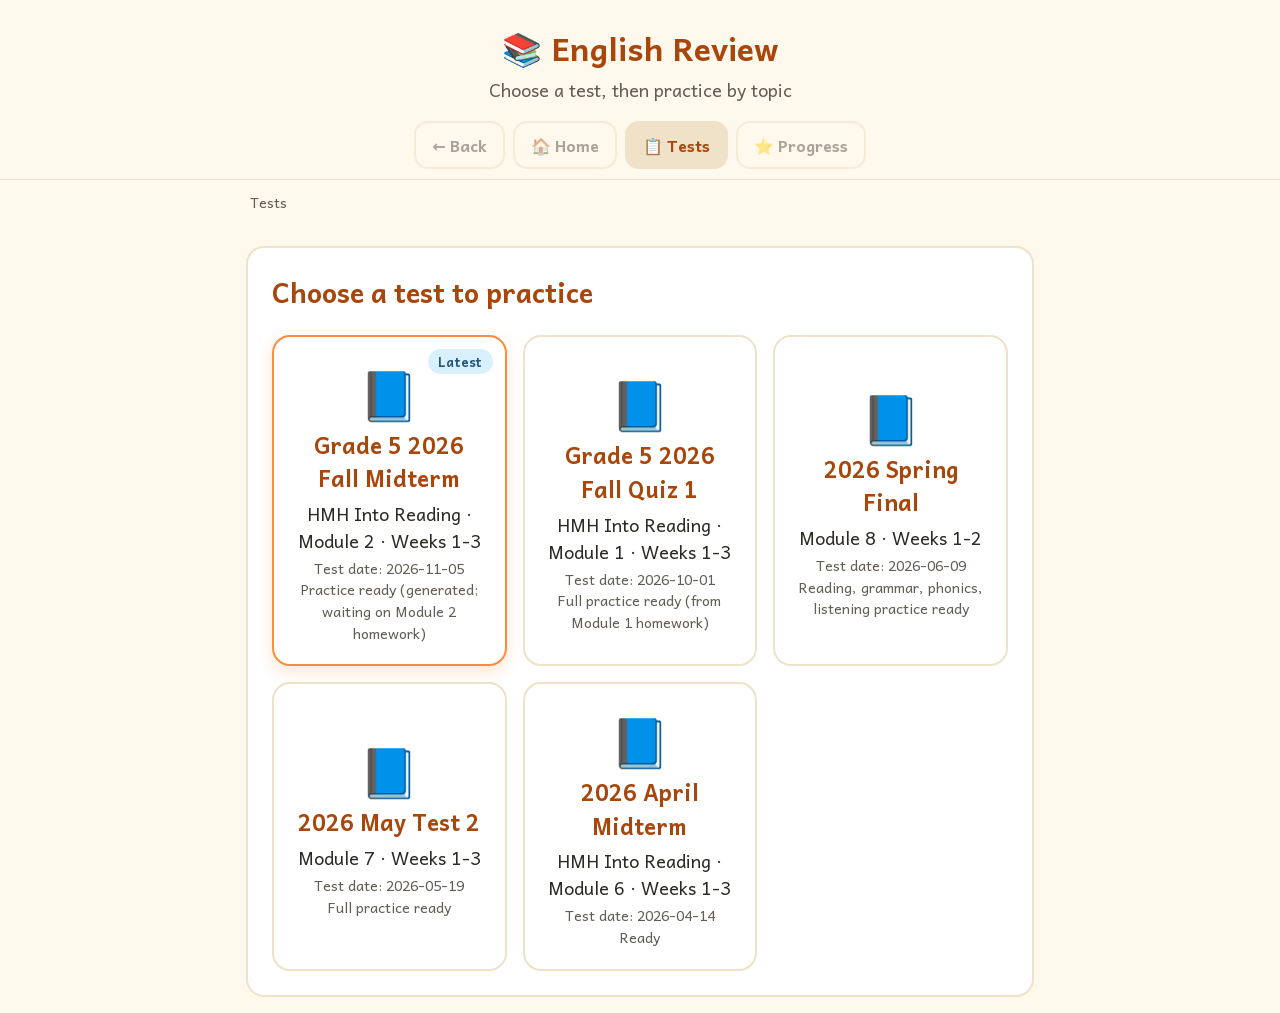
<file: index.html>
<!DOCTYPE html>
<html lang="en">
<head>
  <meta charset="UTF-8" />
  <meta name="viewport" content="width=device-width, initial-scale=1.0" />
  <title>English Review</title>
  <link rel="icon" href="data:," />
  <link rel="stylesheet" href="styles.css?v=20261108-seed-q6" />
</head>
<body>
  <header>
    <h1 id="site-title">📚 English Review</h1>
    <p class="subtitle" id="exam-bar">Loading tests…</p>
  </header>

  <nav id="navigation" class="site-nav" aria-label="Main navigation">
    <button id="back-btn" class="ghost" disabled>← Back</button>
    <button id="home-btn" class="ghost" disabled>🏠 Home</button>
    <button id="tests-btn" class="ghost">📋 Tests</button>
    <button id="progress-btn" class="ghost" disabled>⭐ Progress</button>
  </nav>
  <p id="screen-path" class="screen-path" aria-label="Current location"></p>
  <main id="app" tabindex="-1"></main>

  <!-- Deployment replaces this version with the Git commit for JS, CSS and JSON. -->
  <script>window.APP_VERSION = "20261108-seed-q6";</script>
  <script src="app.js?v=20261108-seed-q6"></script>
</body>
</html>
</file>
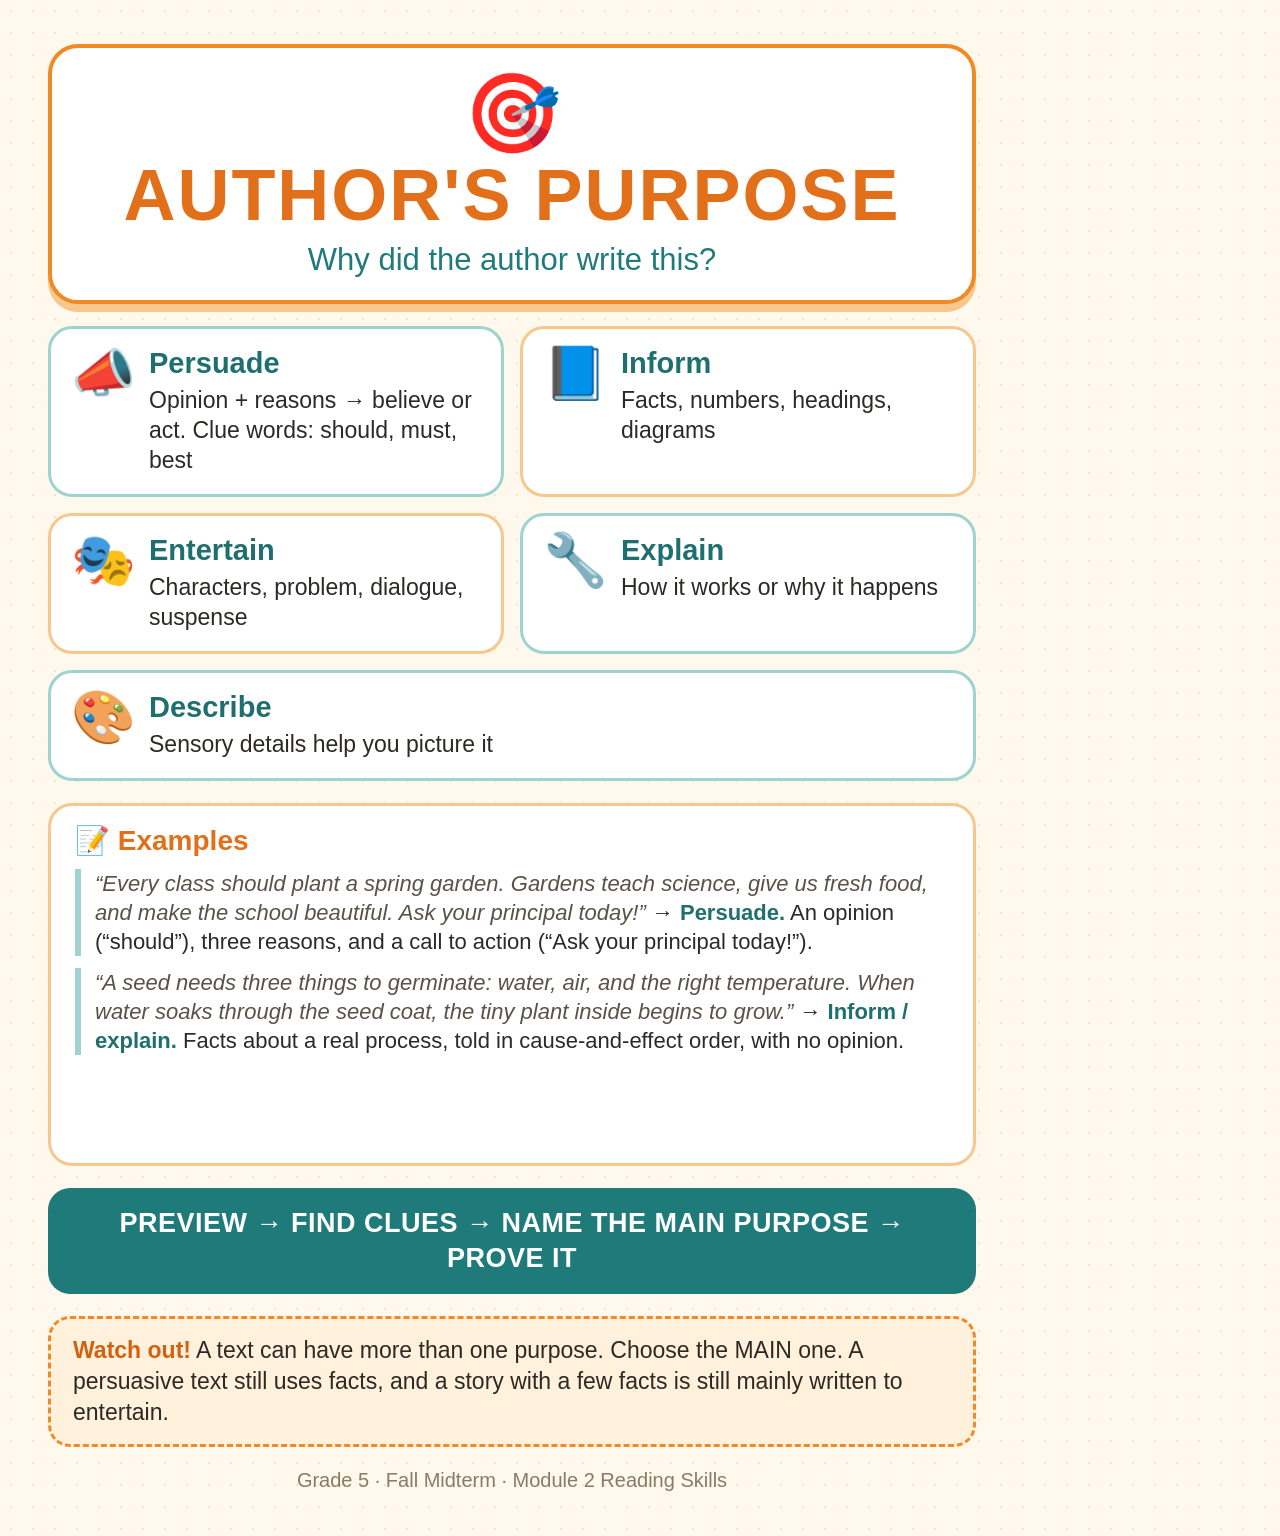
<file: content/2026-11-midterm/anchor-chart-posters/authors_purpose.html>
<!doctype html><html><head><meta charset="utf-8"><style>
*{box-sizing:border-box;margin:0;padding:0}
html,body{width:1024px;height:1536px;overflow:hidden}
body{background:#fff8ec;font-family:"Chalkboard SE","Comic Sans MS","Avenir Next",sans-serif;color:#2d2a26;padding:44px 48px;display:flex;flex-direction:column;gap:22px;
 background-image:radial-gradient(#f3e3c8 1.2px,transparent 1.2px);background-size:22px 22px}
.head{text-align:center;padding:26px 20px 22px;background:#fff;border:4px solid #f08a24;border-radius:30px;box-shadow:0 8px 0 #f6c88e}
.head .ic{font-size:78px;line-height:1}
.head h1{font-size:72px;color:#e2701a;letter-spacing:2px;margin-top:6px;text-transform:uppercase;line-height:1.05}
.head p{font-size:31px;color:#1f7a7a;margin-top:8px}
.grid{display:grid;grid-template-columns:1fr 1fr;gap:16px}
.card:last-child:nth-child(odd){grid-column:1 / -1}
.exs{flex:1;background:#fff;border:3px solid #f6c88e;border-radius:24px;padding:18px 24px;display:flex;flex-direction:column;gap:12px;overflow:hidden}
.exs h3{font-size:28px;color:#e2701a}
.exs .x{font-size:22px;line-height:1.32;border-left:6px solid #9fd3cf;padding-left:14px}
.exs .x i{color:#5a5248}
.exs .x b{color:#1f6f6f}
.card{background:#fff;border:3px solid #9fd3cf;border-radius:24px;padding:18px 20px;display:flex;gap:14px;align-items:flex-start}
.card:nth-child(4n+2),.card:nth-child(4n+3){border-color:#f6c88e}
.card .em{font-size:52px;line-height:1;flex:none;width:64px;text-align:center}
.card h2{font-size:29px;color:#1f6f6f;line-height:1.15;margin-bottom:6px}
.card p{font-size:23px;line-height:1.3}
.flow{background:#1f7a7a;color:#fff;border-radius:22px;padding:18px 22px;text-align:center;font-size:27px;font-weight:bold;letter-spacing:.5px;line-height:1.3}
.tip{background:#fff1dc;border:3px dashed #f08a24;border-radius:22px;padding:16px 22px;font-size:23px;line-height:1.35}
.tip b{color:#d4600f}
.foot{text-align:center;font-size:20px;color:#8a7a66}
</style></head><body>
<div class="head"><div class="ic">🎯</div><h1>Author&#x27;s Purpose</h1><p>Why did the author write this?</p></div>
<div class="grid"><div class="card"><div class="em">📣</div><div><h2>Persuade</h2><p>Opinion + reasons → believe or act. Clue words: should, must, best</p></div></div><div class="card"><div class="em">📘</div><div><h2>Inform</h2><p>Facts, numbers, headings, diagrams</p></div></div><div class="card"><div class="em">🎭</div><div><h2>Entertain</h2><p>Characters, problem, dialogue, suspense</p></div></div><div class="card"><div class="em">🔧</div><div><h2>Explain</h2><p>How it works or why it happens</p></div></div><div class="card"><div class="em">🎨</div><div><h2>Describe</h2><p>Sensory details help you picture it</p></div></div></div>
<div class="exs"><h3>📝 Examples</h3><div class="x"><i>“Every class should plant a spring garden. Gardens teach science, give us fresh food, and make the school beautiful. Ask your principal today!”</i> → <b>Persuade.</b> An opinion (“should”), three reasons, and a call to action (“Ask your principal today!”).</div><div class="x"><i>“A seed needs three things to germinate: water, air, and the right temperature. When water soaks through the seed coat, the tiny plant inside begins to grow.”</i> → <b>Inform / explain.</b> Facts about a real process, told in cause-and-effect order, with no opinion.</div><div class="x"><i>“The airship dropped twenty feet in one second. Kate grabbed the rail and laughed. ‘Is that all you’ve got, storm?’”</i> → <b>Entertain.</b> A character, a dangerous problem, dialogue, and suspense.</div></div>
<div class="flow">PREVIEW → FIND CLUES → NAME THE MAIN PURPOSE → PROVE IT</div>
<div class="tip"><b>Watch out!</b> A text can have more than one purpose. Choose the MAIN one. A persuasive text still uses facts, and a story with a few facts is still mainly written to entertain.</div>
<div class="foot">Grade 5 · Fall Midterm · Module 2 Reading Skills</div>
<script>const b=document.querySelector(".exs");while(b.scrollHeight>b.clientHeight+1&&b.querySelectorAll(".x").length>1)b.querySelector(".x:last-child").remove();</script>
</body></html>
</file>
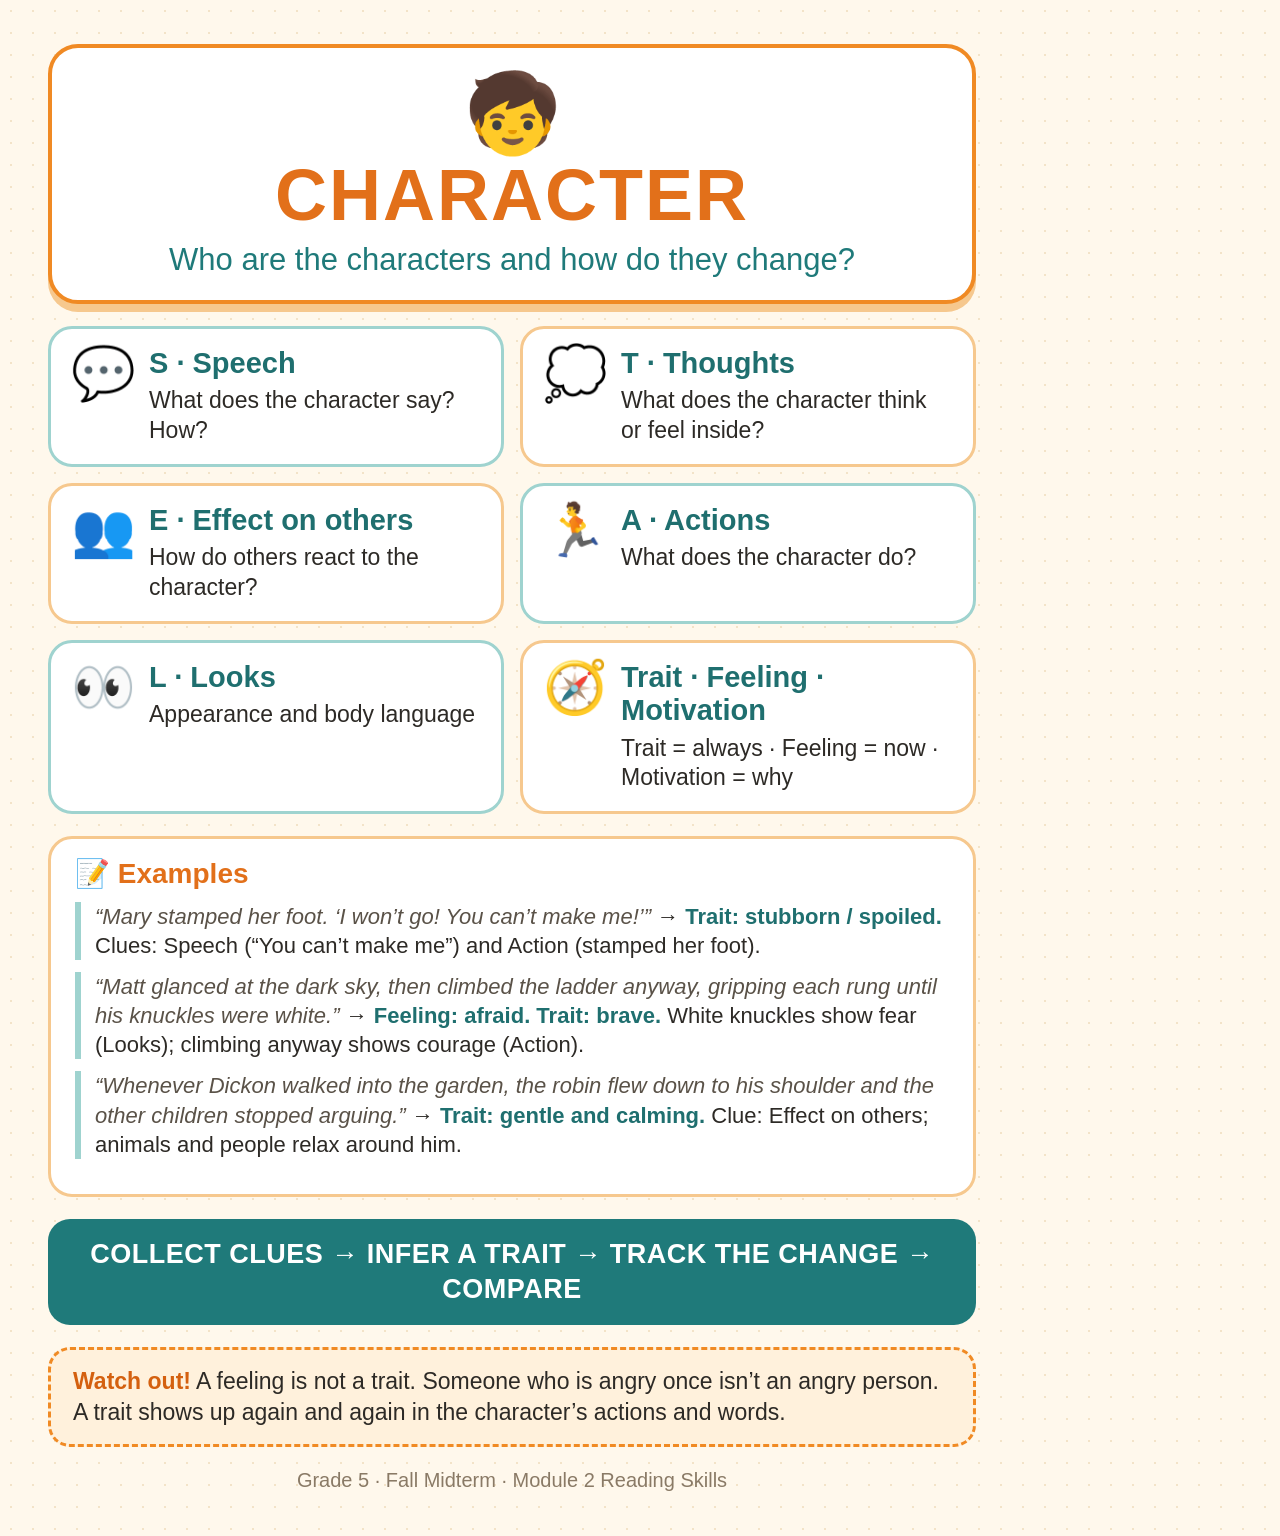
<file: content/2026-11-midterm/anchor-chart-posters/character.html>
<!doctype html><html><head><meta charset="utf-8"><style>
*{box-sizing:border-box;margin:0;padding:0}
html,body{width:1024px;height:1536px;overflow:hidden}
body{background:#fff8ec;font-family:"Chalkboard SE","Comic Sans MS","Avenir Next",sans-serif;color:#2d2a26;padding:44px 48px;display:flex;flex-direction:column;gap:22px;
 background-image:radial-gradient(#f3e3c8 1.2px,transparent 1.2px);background-size:22px 22px}
.head{text-align:center;padding:26px 20px 22px;background:#fff;border:4px solid #f08a24;border-radius:30px;box-shadow:0 8px 0 #f6c88e}
.head .ic{font-size:78px;line-height:1}
.head h1{font-size:72px;color:#e2701a;letter-spacing:2px;margin-top:6px;text-transform:uppercase;line-height:1.05}
.head p{font-size:31px;color:#1f7a7a;margin-top:8px}
.grid{display:grid;grid-template-columns:1fr 1fr;gap:16px}
.card:last-child:nth-child(odd){grid-column:1 / -1}
.exs{flex:1;background:#fff;border:3px solid #f6c88e;border-radius:24px;padding:18px 24px;display:flex;flex-direction:column;gap:12px;overflow:hidden}
.exs h3{font-size:28px;color:#e2701a}
.exs .x{font-size:22px;line-height:1.32;border-left:6px solid #9fd3cf;padding-left:14px}
.exs .x i{color:#5a5248}
.exs .x b{color:#1f6f6f}
.card{background:#fff;border:3px solid #9fd3cf;border-radius:24px;padding:18px 20px;display:flex;gap:14px;align-items:flex-start}
.card:nth-child(4n+2),.card:nth-child(4n+3){border-color:#f6c88e}
.card .em{font-size:52px;line-height:1;flex:none;width:64px;text-align:center}
.card h2{font-size:29px;color:#1f6f6f;line-height:1.15;margin-bottom:6px}
.card p{font-size:23px;line-height:1.3}
.flow{background:#1f7a7a;color:#fff;border-radius:22px;padding:18px 22px;text-align:center;font-size:27px;font-weight:bold;letter-spacing:.5px;line-height:1.3}
.tip{background:#fff1dc;border:3px dashed #f08a24;border-radius:22px;padding:16px 22px;font-size:23px;line-height:1.35}
.tip b{color:#d4600f}
.foot{text-align:center;font-size:20px;color:#8a7a66}
</style></head><body>
<div class="head"><div class="ic">🧒</div><h1>Character</h1><p>Who are the characters and how do they change?</p></div>
<div class="grid"><div class="card"><div class="em">💬</div><div><h2>S · Speech</h2><p>What does the character say? How?</p></div></div><div class="card"><div class="em">💭</div><div><h2>T · Thoughts</h2><p>What does the character think or feel inside?</p></div></div><div class="card"><div class="em">👥</div><div><h2>E · Effect on others</h2><p>How do others react to the character?</p></div></div><div class="card"><div class="em">🏃</div><div><h2>A · Actions</h2><p>What does the character do?</p></div></div><div class="card"><div class="em">👀</div><div><h2>L · Looks</h2><p>Appearance and body language</p></div></div><div class="card"><div class="em">🧭</div><div><h2>Trait · Feeling · Motivation</h2><p>Trait = always · Feeling = now · Motivation = why</p></div></div></div>
<div class="exs"><h3>📝 Examples</h3><div class="x"><i>“Mary stamped her foot. ‘I won’t go! You can’t make me!’”</i> → <b>Trait: stubborn / spoiled.</b> Clues: Speech (“You can’t make me”) and Action (stamped her foot).</div><div class="x"><i>“Matt glanced at the dark sky, then climbed the ladder anyway, gripping each rung until his knuckles were white.”</i> → <b>Feeling: afraid. Trait: brave.</b> White knuckles show fear (Looks); climbing anyway shows courage (Action).</div><div class="x"><i>“Whenever Dickon walked into the garden, the robin flew down to his shoulder and the other children stopped arguing.”</i> → <b>Trait: gentle and calming.</b> Clue: Effect on others; animals and people relax around him.</div></div>
<div class="flow">COLLECT CLUES → INFER A TRAIT → TRACK THE CHANGE → COMPARE</div>
<div class="tip"><b>Watch out!</b> A feeling is not a trait. Someone who is angry once isn’t an angry person. A trait shows up again and again in the character’s actions and words.</div>
<div class="foot">Grade 5 · Fall Midterm · Module 2 Reading Skills</div>
<script>const b=document.querySelector(".exs");while(b.scrollHeight>b.clientHeight+1&&b.querySelectorAll(".x").length>1)b.querySelector(".x:last-child").remove();</script>
</body></html>
</file>
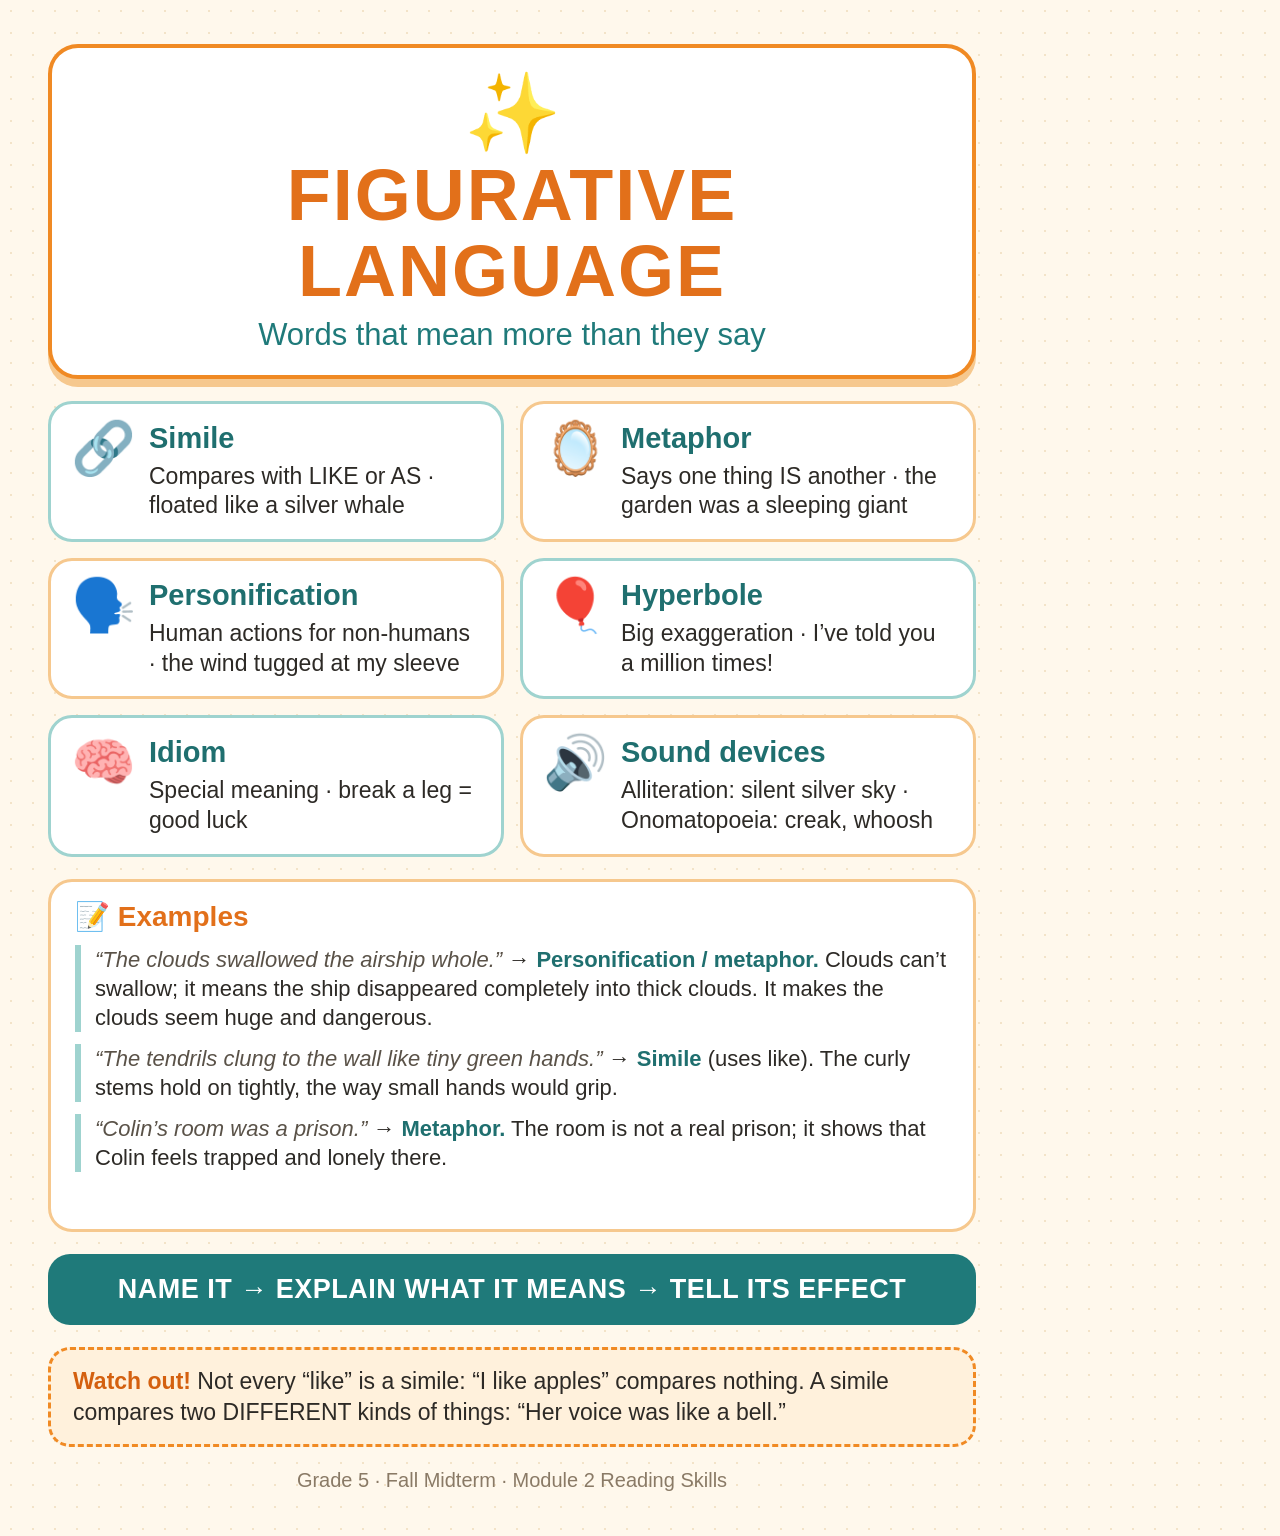
<file: content/2026-11-midterm/anchor-chart-posters/figurative_language.html>
<!doctype html><html><head><meta charset="utf-8"><style>
*{box-sizing:border-box;margin:0;padding:0}
html,body{width:1024px;height:1536px;overflow:hidden}
body{background:#fff8ec;font-family:"Chalkboard SE","Comic Sans MS","Avenir Next",sans-serif;color:#2d2a26;padding:44px 48px;display:flex;flex-direction:column;gap:22px;
 background-image:radial-gradient(#f3e3c8 1.2px,transparent 1.2px);background-size:22px 22px}
.head{text-align:center;padding:26px 20px 22px;background:#fff;border:4px solid #f08a24;border-radius:30px;box-shadow:0 8px 0 #f6c88e}
.head .ic{font-size:78px;line-height:1}
.head h1{font-size:72px;color:#e2701a;letter-spacing:2px;margin-top:6px;text-transform:uppercase;line-height:1.05}
.head p{font-size:31px;color:#1f7a7a;margin-top:8px}
.grid{display:grid;grid-template-columns:1fr 1fr;gap:16px}
.card:last-child:nth-child(odd){grid-column:1 / -1}
.exs{flex:1;background:#fff;border:3px solid #f6c88e;border-radius:24px;padding:18px 24px;display:flex;flex-direction:column;gap:12px;overflow:hidden}
.exs h3{font-size:28px;color:#e2701a}
.exs .x{font-size:22px;line-height:1.32;border-left:6px solid #9fd3cf;padding-left:14px}
.exs .x i{color:#5a5248}
.exs .x b{color:#1f6f6f}
.card{background:#fff;border:3px solid #9fd3cf;border-radius:24px;padding:18px 20px;display:flex;gap:14px;align-items:flex-start}
.card:nth-child(4n+2),.card:nth-child(4n+3){border-color:#f6c88e}
.card .em{font-size:52px;line-height:1;flex:none;width:64px;text-align:center}
.card h2{font-size:29px;color:#1f6f6f;line-height:1.15;margin-bottom:6px}
.card p{font-size:23px;line-height:1.3}
.flow{background:#1f7a7a;color:#fff;border-radius:22px;padding:18px 22px;text-align:center;font-size:27px;font-weight:bold;letter-spacing:.5px;line-height:1.3}
.tip{background:#fff1dc;border:3px dashed #f08a24;border-radius:22px;padding:16px 22px;font-size:23px;line-height:1.35}
.tip b{color:#d4600f}
.foot{text-align:center;font-size:20px;color:#8a7a66}
</style></head><body>
<div class="head"><div class="ic">✨</div><h1>Figurative Language</h1><p>Words that mean more than they say</p></div>
<div class="grid"><div class="card"><div class="em">🔗</div><div><h2>Simile</h2><p>Compares with LIKE or AS · floated like a silver whale</p></div></div><div class="card"><div class="em">🪞</div><div><h2>Metaphor</h2><p>Says one thing IS another · the garden was a sleeping giant</p></div></div><div class="card"><div class="em">🗣️</div><div><h2>Personification</h2><p>Human actions for non-humans · the wind tugged at my sleeve</p></div></div><div class="card"><div class="em">🎈</div><div><h2>Hyperbole</h2><p>Big exaggeration · I’ve told you a million times!</p></div></div><div class="card"><div class="em">🧠</div><div><h2>Idiom</h2><p>Special meaning · break a leg = good luck</p></div></div><div class="card"><div class="em">🔊</div><div><h2>Sound devices</h2><p>Alliteration: silent silver sky · Onomatopoeia: creak, whoosh</p></div></div></div>
<div class="exs"><h3>📝 Examples</h3><div class="x"><i>“The clouds swallowed the airship whole.”</i> → <b>Personification / metaphor.</b> Clouds can’t swallow; it means the ship disappeared completely into thick clouds. It makes the clouds seem huge and dangerous.</div><div class="x"><i>“The tendrils clung to the wall like tiny green hands.”</i> → <b>Simile</b> (uses like). The curly stems hold on tightly, the way small hands would grip.</div><div class="x"><i>“Colin’s room was a prison.”</i> → <b>Metaphor.</b> The room is not a real prison; it shows that Colin feels trapped and lonely there.</div></div>
<div class="flow">NAME IT → EXPLAIN WHAT IT MEANS → TELL ITS EFFECT</div>
<div class="tip"><b>Watch out!</b> Not every “like” is a simile: “I like apples” compares nothing. A simile compares two DIFFERENT kinds of things: “Her voice was like a bell.”</div>
<div class="foot">Grade 5 · Fall Midterm · Module 2 Reading Skills</div>
<script>const b=document.querySelector(".exs");while(b.scrollHeight>b.clientHeight+1&&b.querySelectorAll(".x").length>1)b.querySelector(".x:last-child").remove();</script>
</body></html>
</file>
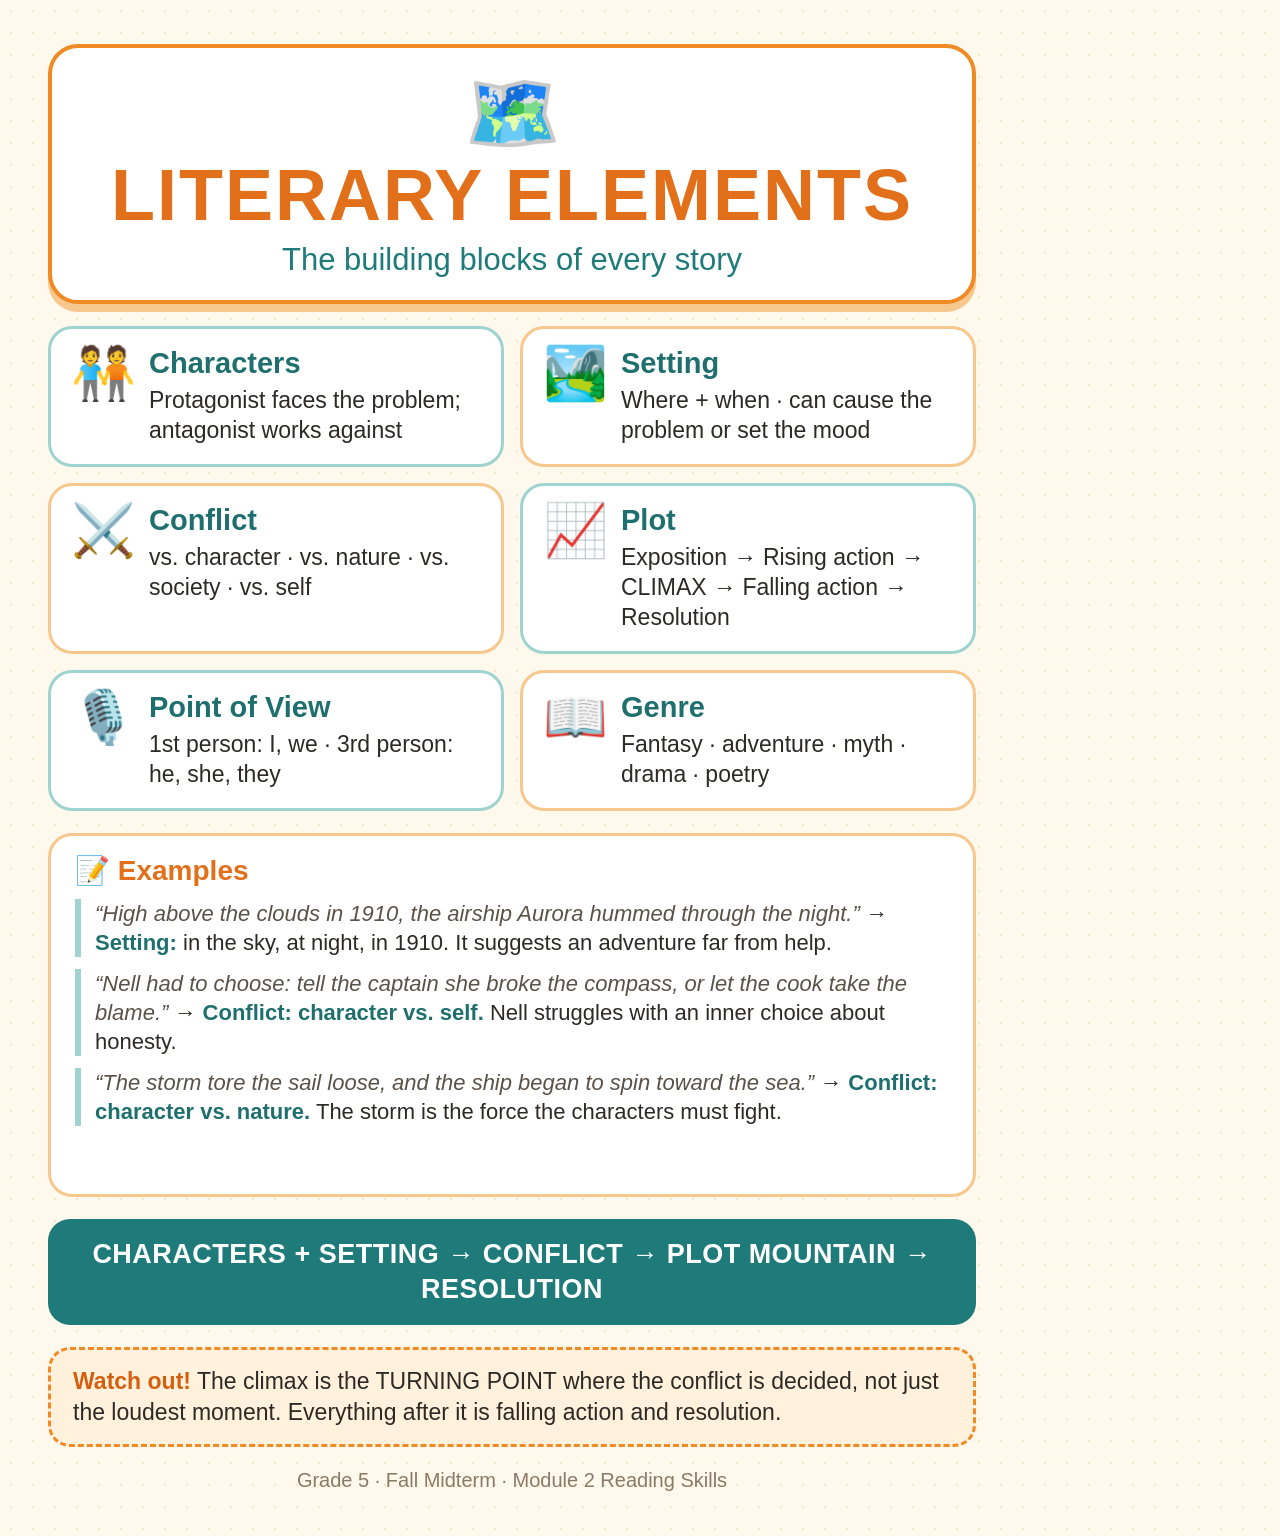
<file: content/2026-11-midterm/anchor-chart-posters/literary_elements.html>
<!doctype html><html><head><meta charset="utf-8"><style>
*{box-sizing:border-box;margin:0;padding:0}
html,body{width:1024px;height:1536px;overflow:hidden}
body{background:#fff8ec;font-family:"Chalkboard SE","Comic Sans MS","Avenir Next",sans-serif;color:#2d2a26;padding:44px 48px;display:flex;flex-direction:column;gap:22px;
 background-image:radial-gradient(#f3e3c8 1.2px,transparent 1.2px);background-size:22px 22px}
.head{text-align:center;padding:26px 20px 22px;background:#fff;border:4px solid #f08a24;border-radius:30px;box-shadow:0 8px 0 #f6c88e}
.head .ic{font-size:78px;line-height:1}
.head h1{font-size:72px;color:#e2701a;letter-spacing:2px;margin-top:6px;text-transform:uppercase;line-height:1.05}
.head p{font-size:31px;color:#1f7a7a;margin-top:8px}
.grid{display:grid;grid-template-columns:1fr 1fr;gap:16px}
.card:last-child:nth-child(odd){grid-column:1 / -1}
.exs{flex:1;background:#fff;border:3px solid #f6c88e;border-radius:24px;padding:18px 24px;display:flex;flex-direction:column;gap:12px;overflow:hidden}
.exs h3{font-size:28px;color:#e2701a}
.exs .x{font-size:22px;line-height:1.32;border-left:6px solid #9fd3cf;padding-left:14px}
.exs .x i{color:#5a5248}
.exs .x b{color:#1f6f6f}
.card{background:#fff;border:3px solid #9fd3cf;border-radius:24px;padding:18px 20px;display:flex;gap:14px;align-items:flex-start}
.card:nth-child(4n+2),.card:nth-child(4n+3){border-color:#f6c88e}
.card .em{font-size:52px;line-height:1;flex:none;width:64px;text-align:center}
.card h2{font-size:29px;color:#1f6f6f;line-height:1.15;margin-bottom:6px}
.card p{font-size:23px;line-height:1.3}
.flow{background:#1f7a7a;color:#fff;border-radius:22px;padding:18px 22px;text-align:center;font-size:27px;font-weight:bold;letter-spacing:.5px;line-height:1.3}
.tip{background:#fff1dc;border:3px dashed #f08a24;border-radius:22px;padding:16px 22px;font-size:23px;line-height:1.35}
.tip b{color:#d4600f}
.foot{text-align:center;font-size:20px;color:#8a7a66}
</style></head><body>
<div class="head"><div class="ic">🗺️</div><h1>Literary Elements</h1><p>The building blocks of every story</p></div>
<div class="grid"><div class="card"><div class="em">🧑‍🤝‍🧑</div><div><h2>Characters</h2><p>Protagonist faces the problem; antagonist works against</p></div></div><div class="card"><div class="em">🏞️</div><div><h2>Setting</h2><p>Where + when · can cause the problem or set the mood</p></div></div><div class="card"><div class="em">⚔️</div><div><h2>Conflict</h2><p>vs. character · vs. nature · vs. society · vs. self</p></div></div><div class="card"><div class="em">📈</div><div><h2>Plot</h2><p>Exposition → Rising action → CLIMAX → Falling action → Resolution</p></div></div><div class="card"><div class="em">🎙️</div><div><h2>Point of View</h2><p>1st person: I, we · 3rd person: he, she, they</p></div></div><div class="card"><div class="em">📖</div><div><h2>Genre</h2><p>Fantasy · adventure · myth · drama · poetry</p></div></div></div>
<div class="exs"><h3>📝 Examples</h3><div class="x"><i>“High above the clouds in 1910, the airship Aurora hummed through the night.”</i> → <b>Setting:</b> in the sky, at night, in 1910. It suggests an adventure far from help.</div><div class="x"><i>“Nell had to choose: tell the captain she broke the compass, or let the cook take the blame.”</i> → <b>Conflict: character vs. self.</b> Nell struggles with an inner choice about honesty.</div><div class="x"><i>“The storm tore the sail loose, and the ship began to spin toward the sea.”</i> → <b>Conflict: character vs. nature.</b> The storm is the force the characters must fight.</div></div>
<div class="flow">CHARACTERS + SETTING → CONFLICT → PLOT MOUNTAIN → RESOLUTION</div>
<div class="tip"><b>Watch out!</b> The climax is the TURNING POINT where the conflict is decided, not just the loudest moment. Everything after it is falling action and resolution.</div>
<div class="foot">Grade 5 · Fall Midterm · Module 2 Reading Skills</div>
<script>const b=document.querySelector(".exs");while(b.scrollHeight>b.clientHeight+1&&b.querySelectorAll(".x").length>1)b.querySelector(".x:last-child").remove();</script>
</body></html>
</file>
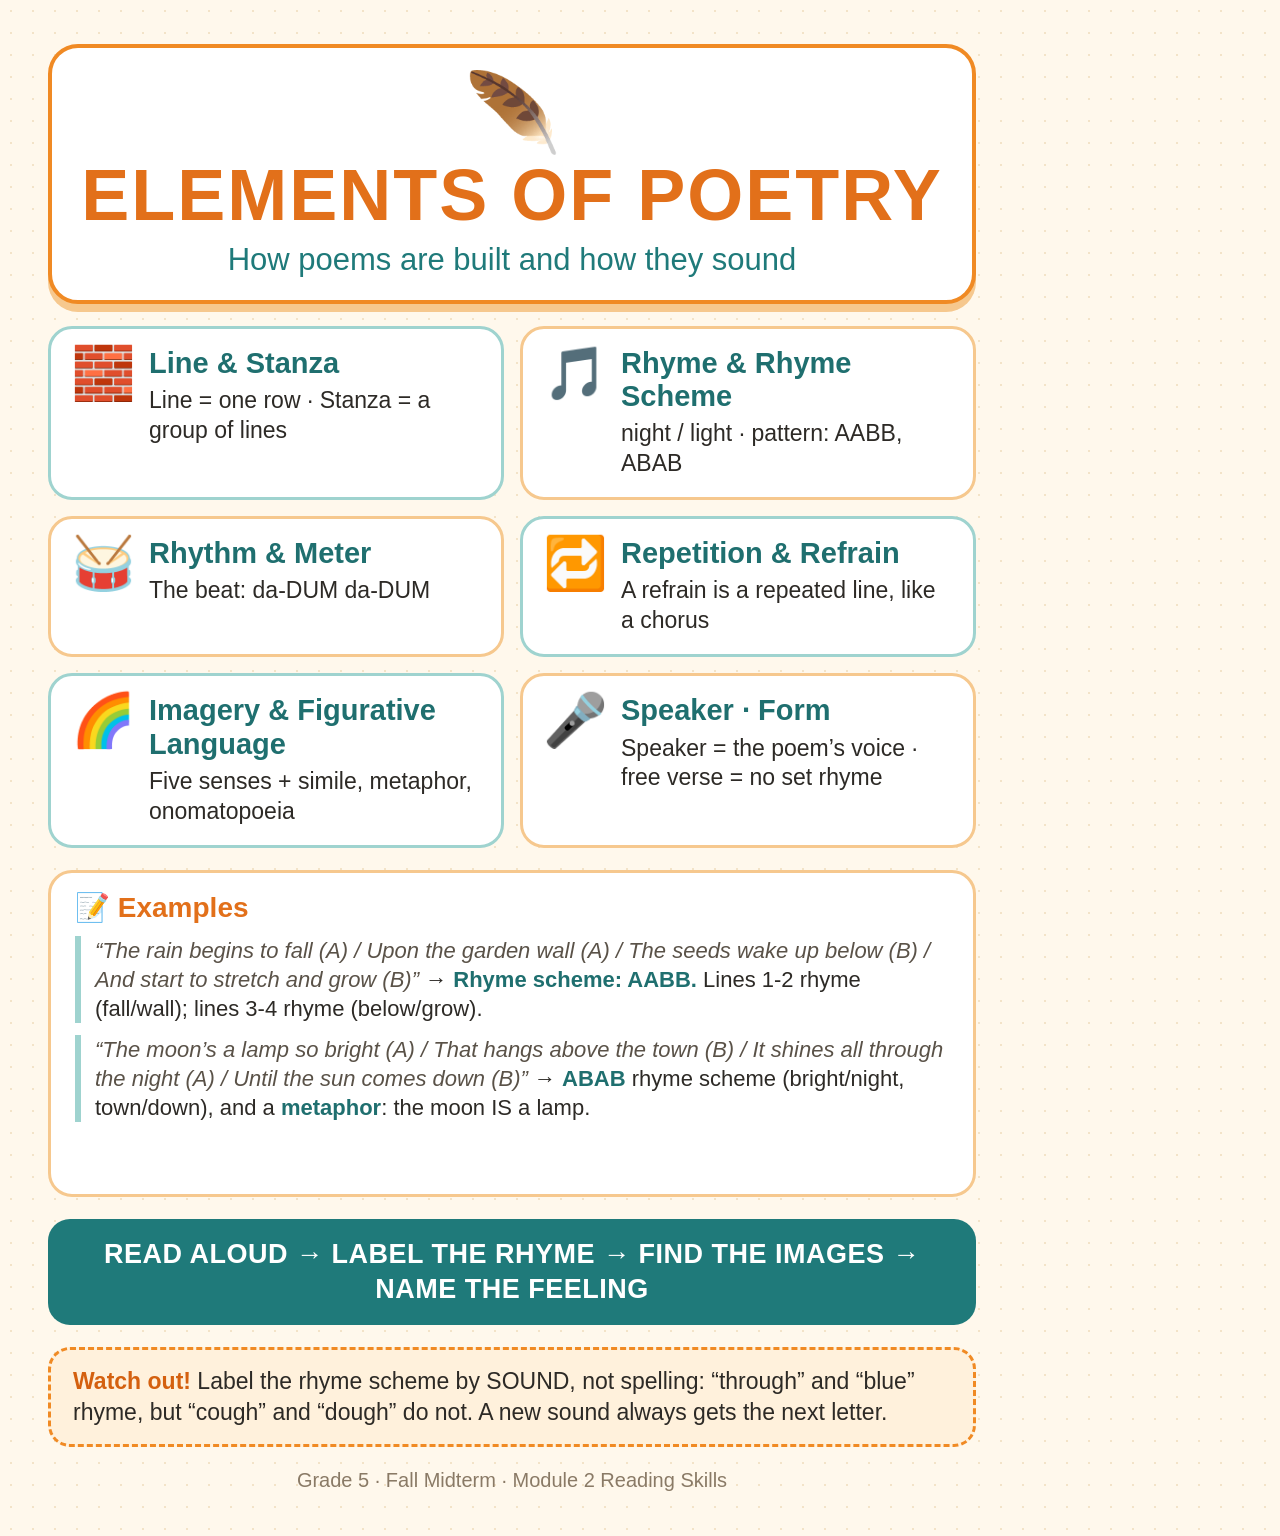
<file: content/2026-11-midterm/anchor-chart-posters/poetry.html>
<!doctype html><html><head><meta charset="utf-8"><style>
*{box-sizing:border-box;margin:0;padding:0}
html,body{width:1024px;height:1536px;overflow:hidden}
body{background:#fff8ec;font-family:"Chalkboard SE","Comic Sans MS","Avenir Next",sans-serif;color:#2d2a26;padding:44px 48px;display:flex;flex-direction:column;gap:22px;
 background-image:radial-gradient(#f3e3c8 1.2px,transparent 1.2px);background-size:22px 22px}
.head{text-align:center;padding:26px 20px 22px;background:#fff;border:4px solid #f08a24;border-radius:30px;box-shadow:0 8px 0 #f6c88e}
.head .ic{font-size:78px;line-height:1}
.head h1{font-size:72px;color:#e2701a;letter-spacing:2px;margin-top:6px;text-transform:uppercase;line-height:1.05}
.head p{font-size:31px;color:#1f7a7a;margin-top:8px}
.grid{display:grid;grid-template-columns:1fr 1fr;gap:16px}
.card:last-child:nth-child(odd){grid-column:1 / -1}
.exs{flex:1;background:#fff;border:3px solid #f6c88e;border-radius:24px;padding:18px 24px;display:flex;flex-direction:column;gap:12px;overflow:hidden}
.exs h3{font-size:28px;color:#e2701a}
.exs .x{font-size:22px;line-height:1.32;border-left:6px solid #9fd3cf;padding-left:14px}
.exs .x i{color:#5a5248}
.exs .x b{color:#1f6f6f}
.card{background:#fff;border:3px solid #9fd3cf;border-radius:24px;padding:18px 20px;display:flex;gap:14px;align-items:flex-start}
.card:nth-child(4n+2),.card:nth-child(4n+3){border-color:#f6c88e}
.card .em{font-size:52px;line-height:1;flex:none;width:64px;text-align:center}
.card h2{font-size:29px;color:#1f6f6f;line-height:1.15;margin-bottom:6px}
.card p{font-size:23px;line-height:1.3}
.flow{background:#1f7a7a;color:#fff;border-radius:22px;padding:18px 22px;text-align:center;font-size:27px;font-weight:bold;letter-spacing:.5px;line-height:1.3}
.tip{background:#fff1dc;border:3px dashed #f08a24;border-radius:22px;padding:16px 22px;font-size:23px;line-height:1.35}
.tip b{color:#d4600f}
.foot{text-align:center;font-size:20px;color:#8a7a66}
</style></head><body>
<div class="head"><div class="ic">🪶</div><h1>Elements of Poetry</h1><p>How poems are built and how they sound</p></div>
<div class="grid"><div class="card"><div class="em">🧱</div><div><h2>Line &amp; Stanza</h2><p>Line = one row · Stanza = a group of lines</p></div></div><div class="card"><div class="em">🎵</div><div><h2>Rhyme &amp; Rhyme Scheme</h2><p>night / light · pattern: AABB, ABAB</p></div></div><div class="card"><div class="em">🥁</div><div><h2>Rhythm &amp; Meter</h2><p>The beat: da-DUM da-DUM</p></div></div><div class="card"><div class="em">🔁</div><div><h2>Repetition &amp; Refrain</h2><p>A refrain is a repeated line, like a chorus</p></div></div><div class="card"><div class="em">🌈</div><div><h2>Imagery &amp; Figurative Language</h2><p>Five senses + simile, metaphor, onomatopoeia</p></div></div><div class="card"><div class="em">🎤</div><div><h2>Speaker · Form</h2><p>Speaker = the poem’s voice · free verse = no set rhyme</p></div></div></div>
<div class="exs"><h3>📝 Examples</h3><div class="x"><i>“The rain begins to fall (A) / Upon the garden wall (A) / The seeds wake up below (B) / And start to stretch and grow (B)”</i> → <b>Rhyme scheme: AABB.</b> Lines 1-2 rhyme (fall/wall); lines 3-4 rhyme (below/grow).</div><div class="x"><i>“The moon’s a lamp so bright (A) / That hangs above the town (B) / It shines all through the night (A) / Until the sun comes down (B)”</i> → <b>ABAB</b> rhyme scheme (bright/night, town/down), and a <b>metaphor</b>: the moon IS a lamp.</div><div class="x"><i>Every stanza of a poem ends with “And still the poem goes on and on.”</i> → <b>Refrain.</b> The repeated line ties the stanzas together and makes the poem feel endless.</div></div>
<div class="flow">READ ALOUD → LABEL THE RHYME → FIND THE IMAGES → NAME THE FEELING</div>
<div class="tip"><b>Watch out!</b> Label the rhyme scheme by SOUND, not spelling: “through” and “blue” rhyme, but “cough” and “dough” do not. A new sound always gets the next letter.</div>
<div class="foot">Grade 5 · Fall Midterm · Module 2 Reading Skills</div>
<script>const b=document.querySelector(".exs");while(b.scrollHeight>b.clientHeight+1&&b.querySelectorAll(".x").length>1)b.querySelector(".x:last-child").remove();</script>
</body></html>
</file>
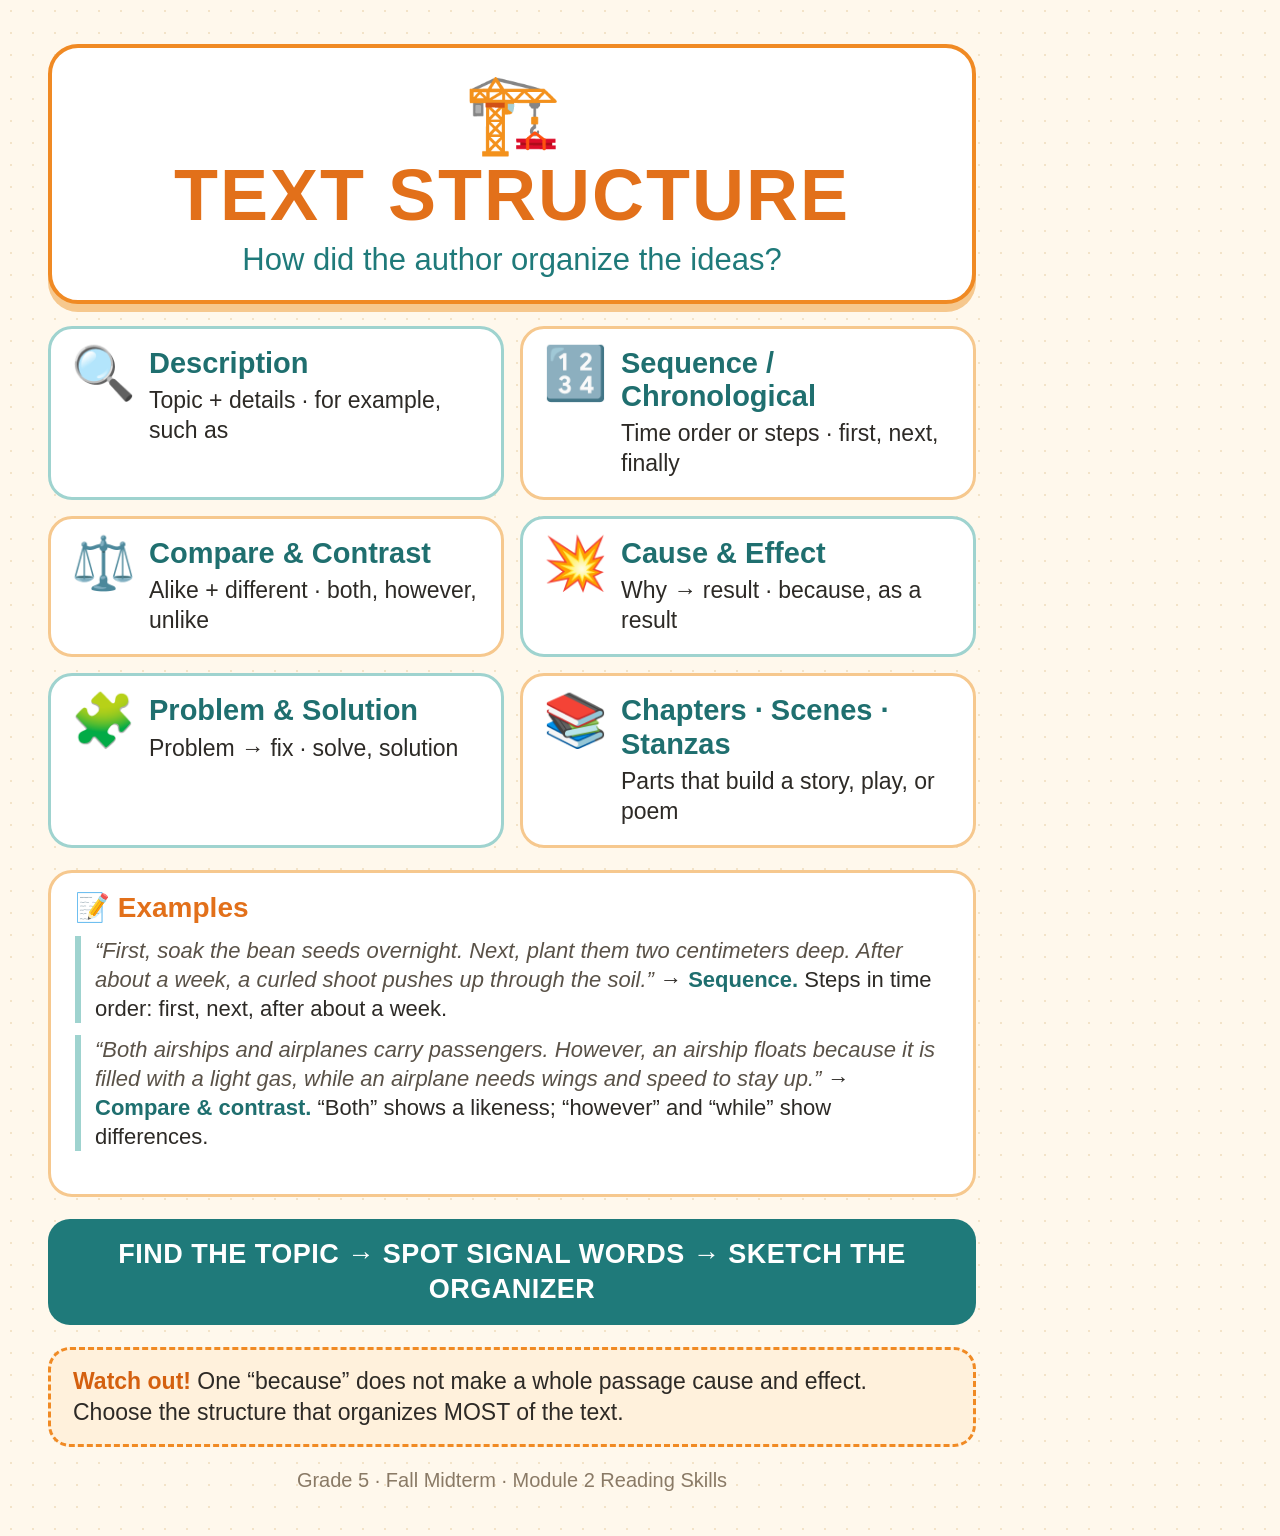
<file: content/2026-11-midterm/anchor-chart-posters/text_structure.html>
<!doctype html><html><head><meta charset="utf-8"><style>
*{box-sizing:border-box;margin:0;padding:0}
html,body{width:1024px;height:1536px;overflow:hidden}
body{background:#fff8ec;font-family:"Chalkboard SE","Comic Sans MS","Avenir Next",sans-serif;color:#2d2a26;padding:44px 48px;display:flex;flex-direction:column;gap:22px;
 background-image:radial-gradient(#f3e3c8 1.2px,transparent 1.2px);background-size:22px 22px}
.head{text-align:center;padding:26px 20px 22px;background:#fff;border:4px solid #f08a24;border-radius:30px;box-shadow:0 8px 0 #f6c88e}
.head .ic{font-size:78px;line-height:1}
.head h1{font-size:72px;color:#e2701a;letter-spacing:2px;margin-top:6px;text-transform:uppercase;line-height:1.05}
.head p{font-size:31px;color:#1f7a7a;margin-top:8px}
.grid{display:grid;grid-template-columns:1fr 1fr;gap:16px}
.card:last-child:nth-child(odd){grid-column:1 / -1}
.exs{flex:1;background:#fff;border:3px solid #f6c88e;border-radius:24px;padding:18px 24px;display:flex;flex-direction:column;gap:12px;overflow:hidden}
.exs h3{font-size:28px;color:#e2701a}
.exs .x{font-size:22px;line-height:1.32;border-left:6px solid #9fd3cf;padding-left:14px}
.exs .x i{color:#5a5248}
.exs .x b{color:#1f6f6f}
.card{background:#fff;border:3px solid #9fd3cf;border-radius:24px;padding:18px 20px;display:flex;gap:14px;align-items:flex-start}
.card:nth-child(4n+2),.card:nth-child(4n+3){border-color:#f6c88e}
.card .em{font-size:52px;line-height:1;flex:none;width:64px;text-align:center}
.card h2{font-size:29px;color:#1f6f6f;line-height:1.15;margin-bottom:6px}
.card p{font-size:23px;line-height:1.3}
.flow{background:#1f7a7a;color:#fff;border-radius:22px;padding:18px 22px;text-align:center;font-size:27px;font-weight:bold;letter-spacing:.5px;line-height:1.3}
.tip{background:#fff1dc;border:3px dashed #f08a24;border-radius:22px;padding:16px 22px;font-size:23px;line-height:1.35}
.tip b{color:#d4600f}
.foot{text-align:center;font-size:20px;color:#8a7a66}
</style></head><body>
<div class="head"><div class="ic">🏗️</div><h1>Text Structure</h1><p>How did the author organize the ideas?</p></div>
<div class="grid"><div class="card"><div class="em">🔍</div><div><h2>Description</h2><p>Topic + details · for example, such as</p></div></div><div class="card"><div class="em">🔢</div><div><h2>Sequence / Chronological</h2><p>Time order or steps · first, next, finally</p></div></div><div class="card"><div class="em">⚖️</div><div><h2>Compare &amp; Contrast</h2><p>Alike + different · both, however, unlike</p></div></div><div class="card"><div class="em">💥</div><div><h2>Cause &amp; Effect</h2><p>Why → result · because, as a result</p></div></div><div class="card"><div class="em">🧩</div><div><h2>Problem &amp; Solution</h2><p>Problem → fix · solve, solution</p></div></div><div class="card"><div class="em">📚</div><div><h2>Chapters · Scenes · Stanzas</h2><p>Parts that build a story, play, or poem</p></div></div></div>
<div class="exs"><h3>📝 Examples</h3><div class="x"><i>“First, soak the bean seeds overnight. Next, plant them two centimeters deep. After about a week, a curled shoot pushes up through the soil.”</i> → <b>Sequence.</b> Steps in time order: first, next, after about a week.</div><div class="x"><i>“Both airships and airplanes carry passengers. However, an airship floats because it is filled with a light gas, while an airplane needs wings and speed to stay up.”</i> → <b>Compare & contrast.</b> “Both” shows a likeness; “however” and “while” show differences.</div><div class="x"><i>“Because the spring rains came late, the soil stayed dry. As a result, many seeds did not sprout until May.”</i> → <b>Cause & effect.</b> Late rain (cause) → dry soil → late sprouting (effects).</div></div>
<div class="flow">FIND THE TOPIC → SPOT SIGNAL WORDS → SKETCH THE ORGANIZER</div>
<div class="tip"><b>Watch out!</b> One “because” does not make a whole passage cause and effect. Choose the structure that organizes MOST of the text.</div>
<div class="foot">Grade 5 · Fall Midterm · Module 2 Reading Skills</div>
<script>const b=document.querySelector(".exs");while(b.scrollHeight>b.clientHeight+1&&b.querySelectorAll(".x").length>1)b.querySelector(".x:last-child").remove();</script>
</body></html>
</file>
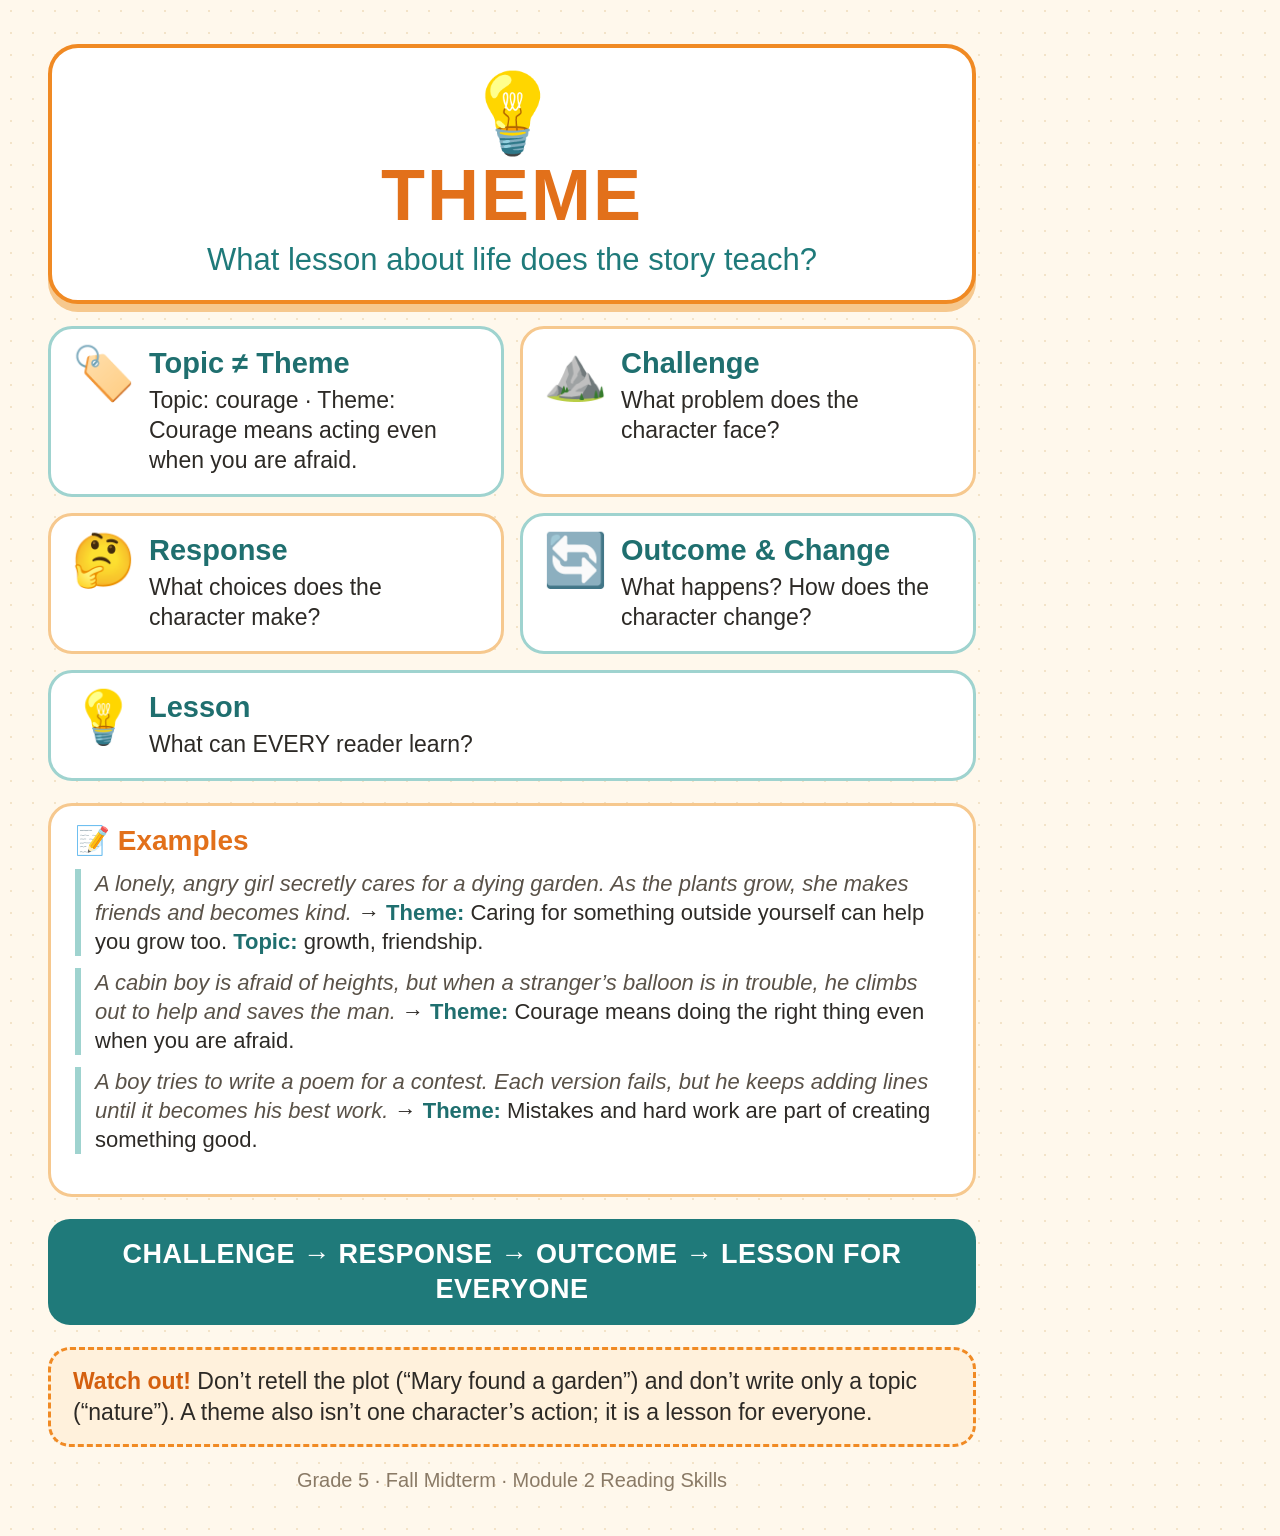
<file: content/2026-11-midterm/anchor-chart-posters/theme.html>
<!doctype html><html><head><meta charset="utf-8"><style>
*{box-sizing:border-box;margin:0;padding:0}
html,body{width:1024px;height:1536px;overflow:hidden}
body{background:#fff8ec;font-family:"Chalkboard SE","Comic Sans MS","Avenir Next",sans-serif;color:#2d2a26;padding:44px 48px;display:flex;flex-direction:column;gap:22px;
 background-image:radial-gradient(#f3e3c8 1.2px,transparent 1.2px);background-size:22px 22px}
.head{text-align:center;padding:26px 20px 22px;background:#fff;border:4px solid #f08a24;border-radius:30px;box-shadow:0 8px 0 #f6c88e}
.head .ic{font-size:78px;line-height:1}
.head h1{font-size:72px;color:#e2701a;letter-spacing:2px;margin-top:6px;text-transform:uppercase;line-height:1.05}
.head p{font-size:31px;color:#1f7a7a;margin-top:8px}
.grid{display:grid;grid-template-columns:1fr 1fr;gap:16px}
.card:last-child:nth-child(odd){grid-column:1 / -1}
.exs{flex:1;background:#fff;border:3px solid #f6c88e;border-radius:24px;padding:18px 24px;display:flex;flex-direction:column;gap:12px;overflow:hidden}
.exs h3{font-size:28px;color:#e2701a}
.exs .x{font-size:22px;line-height:1.32;border-left:6px solid #9fd3cf;padding-left:14px}
.exs .x i{color:#5a5248}
.exs .x b{color:#1f6f6f}
.card{background:#fff;border:3px solid #9fd3cf;border-radius:24px;padding:18px 20px;display:flex;gap:14px;align-items:flex-start}
.card:nth-child(4n+2),.card:nth-child(4n+3){border-color:#f6c88e}
.card .em{font-size:52px;line-height:1;flex:none;width:64px;text-align:center}
.card h2{font-size:29px;color:#1f6f6f;line-height:1.15;margin-bottom:6px}
.card p{font-size:23px;line-height:1.3}
.flow{background:#1f7a7a;color:#fff;border-radius:22px;padding:18px 22px;text-align:center;font-size:27px;font-weight:bold;letter-spacing:.5px;line-height:1.3}
.tip{background:#fff1dc;border:3px dashed #f08a24;border-radius:22px;padding:16px 22px;font-size:23px;line-height:1.35}
.tip b{color:#d4600f}
.foot{text-align:center;font-size:20px;color:#8a7a66}
</style></head><body>
<div class="head"><div class="ic">💡</div><h1>Theme</h1><p>What lesson about life does the story teach?</p></div>
<div class="grid"><div class="card"><div class="em">🏷️</div><div><h2>Topic ≠ Theme</h2><p>Topic: courage · Theme: Courage means acting even when you are afraid.</p></div></div><div class="card"><div class="em">⛰️</div><div><h2>Challenge</h2><p>What problem does the character face?</p></div></div><div class="card"><div class="em">🤔</div><div><h2>Response</h2><p>What choices does the character make?</p></div></div><div class="card"><div class="em">🔄</div><div><h2>Outcome &amp; Change</h2><p>What happens? How does the character change?</p></div></div><div class="card"><div class="em">💡</div><div><h2>Lesson</h2><p>What can EVERY reader learn?</p></div></div></div>
<div class="exs"><h3>📝 Examples</h3><div class="x"><i>A lonely, angry girl secretly cares for a dying garden. As the plants grow, she makes friends and becomes kind.</i> → <b>Theme:</b> Caring for something outside yourself can help you grow too. <b>Topic:</b> growth, friendship.</div><div class="x"><i>A cabin boy is afraid of heights, but when a stranger’s balloon is in trouble, he climbs out to help and saves the man.</i> → <b>Theme:</b> Courage means doing the right thing even when you are afraid.</div><div class="x"><i>A boy tries to write a poem for a contest. Each version fails, but he keeps adding lines until it becomes his best work.</i> → <b>Theme:</b> Mistakes and hard work are part of creating something good.</div></div>
<div class="flow">CHALLENGE → RESPONSE → OUTCOME → LESSON FOR EVERYONE</div>
<div class="tip"><b>Watch out!</b> Don’t retell the plot (“Mary found a garden”) and don’t write only a topic (“nature”). A theme also isn’t one character’s action; it is a lesson for everyone.</div>
<div class="foot">Grade 5 · Fall Midterm · Module 2 Reading Skills</div>
<script>const b=document.querySelector(".exs");while(b.scrollHeight>b.clientHeight+1&&b.querySelectorAll(".x").length>1)b.querySelector(".x:last-child").remove();</script>
</body></html>
</file>
<file: styles.css>
@font-face { font-family: 'Andika'; font-style: italic; font-weight: 400; font-display: swap; src: url('assets/fonts/andika-400-italic-latin.woff2') format('woff2'); unicode-range: U+0000-00FF, U+0131, U+0152-0153, U+02BB-02BC, U+02C6, U+02DA, U+02DC, U+0304, U+0308, U+0329, U+2000-206F, U+20AC, U+2122, U+2191, U+2193, U+2212, U+2215, U+FEFF, U+FFFD; }
@font-face { font-family: 'Andika'; font-style: normal; font-weight: 400; font-display: swap; src: url('assets/fonts/andika-400-latin-ext.woff2') format('woff2'); unicode-range: U+0100-02BA, U+02BD-02C5, U+02C7-02CC, U+02CE-02D7, U+02DD-02FF, U+0304, U+0308, U+0329, U+1D00-1DBF, U+1E00-1E9F, U+1EF2-1EFF, U+2020, U+20A0-20AB, U+20AD-20C4, U+2113, U+2C60-2C7F, U+A720-A7FF; }
@font-face { font-family: 'Andika'; font-style: normal; font-weight: 400; font-display: swap; src: url('assets/fonts/andika-400-latin.woff2') format('woff2'); unicode-range: U+0000-00FF, U+0131, U+0152-0153, U+02BB-02BC, U+02C6, U+02DA, U+02DC, U+0304, U+0308, U+0329, U+2000-206F, U+20AC, U+2122, U+2191, U+2193, U+2212, U+2215, U+FEFF, U+FFFD; }
@font-face { font-family: 'Andika'; font-style: normal; font-weight: 700; font-display: swap; src: url('assets/fonts/andika-700-latin-ext.woff2') format('woff2'); unicode-range: U+0100-02BA, U+02BD-02C5, U+02C7-02CC, U+02CE-02D7, U+02DD-02FF, U+0304, U+0308, U+0329, U+1D00-1DBF, U+1E00-1E9F, U+1EF2-1EFF, U+2020, U+20A0-20AB, U+20AD-20C4, U+2113, U+2C60-2C7F, U+A720-A7FF; }
@font-face { font-family: 'Andika'; font-style: normal; font-weight: 700; font-display: swap; src: url('assets/fonts/andika-700-latin.woff2') format('woff2'); unicode-range: U+0000-00FF, U+0131, U+0152-0153, U+02BB-02BC, U+02C6, U+02DA, U+02DC, U+0304, U+0308, U+0329, U+2000-206F, U+20AC, U+2122, U+2191, U+2193, U+2212, U+2215, U+FEFF, U+FFFD; }

/* Tokens. Text colors pass WCAG AA (4.5:1) on --bg, --card, --paper and --border. */
:root {
  --bg: #fff8ec;
  --card: #ffffff;
  --paper: #fffaf0;        /* reading surfaces, image wells */
  --warm-hover: #fff3df;
  --border: #f0e2c8;
  --text: #2d2a26;
  --muted: #625d55;

  --accent: #ff8b3d;       /* decorative orange: fills, borders, progress */
  --primary: #c2500a;      /* button fill; white text 4.7:1 */
  --primary-strong: #8f3a06;
  --primary-dark: #a8460b; /* orange text: headings, links, labels */

  --good: #1d7650;
  --good-line: #2bb673;
  --good-soft: #d9f4e6;
  --good-wash: #f0fbf4;
  --bad: #b42323;
  --bad-line: #e54848;
  --bad-soft: #fbdcdc;

  --info-ink: #24577a;     /* quest map, missions, guides */
  --info-ink-soft: #54748c;
  --info-line: #c9e6ff;
  --info-strong: #69b3e7;
  --info-bg: #eef8ff;
  --info-wash: #fbfdff;

  --boss: #5b4aa8;
  --boss-strong: #45348d;
  --boss-line: #d8d0ff;
  --boss-line-strong: #8e7be8;
  --boss-bg: #f5f2ff;

  --gold-bg: #fff7d6;
  --gold-line: #ead77d;
  --gold-ink: #6b5710;

  --selection: #ffd8b8;
  --shadow: rgba(0,0,0,0.08);
  --good-wash-line: #d3eadc;
  --check-bg: #edf7f0;
  --check-line: #c9dfcf;
  --badge-earned-bg: #fff5cf;
  --badge-earned-line: #e9bb3f;
  --badge-earned-ink: #704f00;
  --badge-earned-glow: #c7982420;
  --locked-bg: #f4f1eb;
  --locked-ink: #655f56;
  --pill-new-bg: #ffe08a;
  --pill-new-ink: #6b4b00;
  --pill-latest-bg: #d9f0ff;
  --mark-bg: #fff0b3;
  --mark-ink: #473600;
  --del-bg: #ffe0e0;
  --del-ink: #7b1c1c;

  --font: "Andika", system-ui, -apple-system, "Segoe UI", "PingFang TC", "Microsoft JhengHei", sans-serif;
}

* { box-sizing: border-box; }

body {
  margin: 0;
  font-family: var(--font);
  background: var(--bg);
  color: var(--text);
  font-size: 18px;
  line-height: 1.5;
}

header {
  text-align: center;
  padding: 24px 16px 8px;
}
header h1 { margin: 0; font-size: 2rem; color: var(--primary-dark); }
.subtitle { margin: 4px 0 0; color: var(--muted); }

main {
  max-width: 820px;
  margin: 0 auto;
  padding: 16px;
}

.site-nav {
  position: sticky;
  top: 0;
  z-index: 10;
  display: flex;
  justify-content: center;
  gap: 8px;
  padding: 10px 16px;
  background: var(--bg);
  border-bottom: 1px solid var(--border);
}
.site-nav button { margin: 0; padding: 10px 16px; font-size: 1rem; }
.site-nav button[aria-current="page"] { color: var(--primary-dark); background: var(--border); opacity: 1; }
.screen-path { max-width: 820px; margin: 12px auto 0; padding: 0 20px; font-size: 0.9rem; color: var(--muted); overflow-wrap: anywhere; }
main:focus { outline: none; }
button:focus-visible, summary:focus-visible, a:focus-visible, input:focus-visible, select:focus-visible, textarea:focus-visible, .qa-choice:focus-within { outline: 3px solid var(--primary-dark); outline-offset: 3px; }
::selection { background: var(--selection); color: var(--text); }
input, textarea, select { caret-color: var(--primary-dark); accent-color: var(--primary); }
button:disabled { cursor: default; opacity: 0.55; }
.progress-overview > div { display: flex; flex-wrap: wrap; justify-content: space-between; gap: 8px; padding: 14px 0; border-bottom: 1px solid var(--border); }
.progress-overview span { color: var(--muted); }
.reset-section { margin-top: 32px; border-top: 1px solid var(--border); padding-top: 16px; }
.reset-section summary { cursor: pointer; color: var(--muted); }
button.danger { color: var(--bad); }
@media (max-width: 480px) {
  header { padding-top: 16px; }
  header h1 { font-size: 1.4rem; }
  .subtitle { font-size: 0.9rem; }
  .site-nav { gap: 4px; padding: 8px; }
  .site-nav button { flex: 1; padding: 10px 4px; font-size: 0.9rem; border-radius: 10px; }
}

button {
  font: inherit;
  cursor: pointer;
  border: none;
  border-radius: 14px;
  padding: 14px 22px;
  background: var(--primary);
  color: white;
  font-weight: bold;
  margin: 6px;
  transition: transform 0.05s, background 0.15s;
}
button:hover { background: var(--primary-strong); }
button:active { transform: scale(0.97); }
button.ghost {
  background: transparent;
  color: var(--muted);
  border: 2px solid var(--border);
}
button.ghost:hover { background: var(--border); color: var(--text); }

.cards {
  display: grid;
  grid-template-columns: repeat(auto-fit, minmax(220px, 1fr));
  gap: 16px;
  margin-top: 20px;
}
.card {
  margin: 0;
  color: var(--text);
  font-weight: normal;
  background: var(--card);
  border: 2px solid var(--border);
  border-radius: 18px;
  padding: 20px;
  text-align: center;
  cursor: pointer;
  transition: transform 0.15s, box-shadow 0.15s;
}
.card:hover { background: var(--card); transform: translateY(-3px); box-shadow: 0 8px 18px var(--shadow); }
.card.disabled {
  cursor: default;
  opacity: 0.6;
}
.card.disabled:hover {
  box-shadow: none;
  transform: none;
}
.card .icon { font-size: 3rem; }
.card h2 { margin: 8px 0 4px; font-size: 1.4rem; }
.card .progress { color: var(--muted); font-size: 0.9rem; }

.exam-label {
  color: var(--muted);
  margin-top: -8px;
}

.review-note {
  color: var(--primary-dark);
  font-weight: bold;
}

.practice-desc {
  color: var(--muted);
  font-size: 0.9rem;
  margin: 8px 6px 0;
}

.practice-list {
  display: grid;
  gap: 18px;
  margin: 18px 0 12px;
}

.practice-set {
  border-bottom: 2px solid var(--border);
  padding-bottom: 18px;
}

.practice-set:last-child {
  border-bottom: 0;
}

.practice-set button {
  margin-left: 0;
}

.practice-set .review-button {
  display: block;
  margin-top: 12px;
}

.grammar-guide {
  border: 2px solid var(--info-line);
  border-radius: 14px;
  background: var(--info-wash);
  padding: 0;
  margin: 16px 0 20px;
}

.grammar-guide-head {
  display: flex;
  flex-wrap: wrap;
  align-items: baseline;
  justify-content: space-between;
  gap: 4px 12px;
  padding: 14px 16px;
  color: var(--info-ink);
  font-size: 1.1rem;
}
.grammar-guide-hint { font-size: 0.9rem; font-weight: normal; color: var(--info-ink-soft); }
.grammar-guide[open] .grammar-guide-hint { visibility: hidden; }
.grammar-guide > :not(summary) { margin-left: 16px; margin-right: 16px; }
.grammar-guide > :last-child { margin-bottom: 16px; }
.grammar-guide-intro { margin: 0; color: var(--muted); }
.section-label { margin: 8px 0 0; }

.grammar-guide-list {
  display: flex;
  flex-direction: column;
  gap: 10px;
  margin-top: 14px;
}

/* One horizontal banner per rule: key (term + formula + chips) on the left, explanation on the right. */
.grammar-note {
  display: grid;
  grid-template-columns: minmax(200px, 240px) 1fr;
  gap: 0;
  background: var(--card);
  border: 2px solid var(--border);
  border-radius: 12px;
  overflow: hidden;
}

.grammar-note-key {
  background: var(--info-bg);
  border-right: 2px solid var(--info-line);
  padding: 12px 14px;
}

.grammar-note-body {
  padding: 12px 16px;
}

.grammar-term {
  font-weight: bold;
  color: var(--primary-dark);
  margin-bottom: 6px;
}

.grammar-formula {
  color: var(--info-ink);
  font-weight: bold;
  line-height: 1.45;
}

.grammar-note p {
  color: var(--muted);
  margin: 0 0 6px;
}

.grammar-note ul,
.grammar-tips ul {
  margin: 0;
  padding-left: 20px;
}

.grammar-note ul {
  display: grid;
  grid-template-columns: repeat(auto-fit, minmax(240px, 1fr));
  column-gap: 16px;
}

.grammar-note li,
.grammar-tips li {
  margin: 2px 0;
}

.grammar-verbs {
  display: flex;
  flex-wrap: wrap;
  gap: 5px;
  margin-top: 10px;
}

.grammar-verbs span {
  background: var(--gold-bg);
  border: 1px solid var(--gold-line);
  border-radius: 999px;
  color: var(--gold-ink);
  font-size: 0.8rem;
  font-weight: bold;
  padding: 2px 8px;
}

.grammar-tips {
  border-top: 2px solid var(--border);
  margin-top: 14px;
  padding-top: 12px;
}

.grammar-tips strong {
  color: var(--primary-dark);
}

.panel {
  background: var(--card);
  border: 2px solid var(--border);
  border-radius: 18px;
  padding: 24px;
  margin-top: 16px;
}
.panel h2 { margin-top: 0; color: var(--primary-dark); }

.quest-header {
  display: flex;
  align-items: center;
  justify-content: space-between;
  gap: 16px;
  flex-wrap: wrap;
}

.stars-box {
  min-width: 116px;
  min-height: 76px;
  border: 2px solid var(--info-line);
  border-radius: 14px;
  background: var(--info-bg);
  color: var(--info-ink);
  display: grid;
  place-items: center;
  padding: 10px;
}

.stars-box span { font-size: 1.4rem; line-height: 1; }
.stars-box b { font-size: 1.4rem; line-height: 1; }
.stars-box small { color: var(--info-ink-soft); }

.mission-panel,
.badges-panel {
  border: 2px solid var(--border);
  border-radius: 14px;
  padding: 16px;
  margin: 18px 0;
  background: var(--info-wash);
}

.mission-head {
  display: flex;
  align-items: center;
  justify-content: space-between;
  gap: 12px;
  margin-bottom: 12px;
}

.mission-head h3,
.badges-panel h3 {
  margin: 0;
  color: var(--info-ink);
}

.mission-head p {
  margin: 2px 0 0;
  color: var(--muted);
}

.mission-ring {
  width: 58px;
  height: 58px;
  border-radius: 50%;
  border: 4px solid var(--info-strong);
  display: grid;
  place-items: center;
  font-weight: bold;
  color: var(--info-ink);
  background: var(--card);
  flex: 0 0 auto;
}

.mission-list {
  display: grid;
  gap: 10px;
}

button.mission {
  width: 100%;
  margin: 0;
  background: var(--card);
  color: var(--text);
  border: 2px solid var(--info-line);
  border-radius: 12px;
  display: grid;
  grid-template-columns: 34px 1fr;
  align-items: center;
  text-align: left;
}

button.mission:hover {
  background: var(--info-bg);
  border-color: var(--info-strong);
}

button.mission.complete {
  background: var(--good-soft);
  border-color: var(--good-line);
  color: var(--good);
}

.boss-button {
  width: 100%;
  margin: 8px 0 16px;
  background: var(--boss);
}

.boss-button:hover { background: var(--boss-strong); }

.boss-clear {
  border: 2px solid var(--good-wash-line);
  border-radius: 12px;
  padding: 12px 14px;
  margin: 8px 0 16px;
  background: var(--good-wash);
  color: var(--good);
  font-weight: bold;
}

.badges, .badge-unlocks {
  display: grid;
  grid-template-columns: repeat(auto-fit, minmax(145px, 1fr));
  gap: 12px;
  margin-top: 12px;
}
.badge {
  display: flex;
  flex-direction: column;
  align-items: center;
  text-align: center;
  gap: 7px;
  border-radius: 18px;
  padding: 14px 10px;
  border: 2px solid var(--border);
  min-width: 0;
}
.badge-image { width: 112px; height: 112px; max-width: 100%; object-fit: contain; border-radius: 50%; }
.badge-name { font-size: 1rem; }
.badge-status { font-size: 0.8rem; font-weight: bold; border-radius: 999px; padding: 3px 9px; background: var(--card); }
.badge-description { font-size: 0.8rem; line-height: 1.4; color: var(--text); font-weight: normal; }
.badge.earned { background: var(--badge-earned-bg); border-color: var(--badge-earned-line); color: var(--badge-earned-ink); box-shadow: 0 3px 10px var(--badge-earned-glow); }
.badge.locked { background: var(--locked-bg); color: var(--locked-ink); border-style: dashed; }
.badge.locked .badge-image { filter: grayscale(.85); opacity: .62; }
.badge-collection-progress { font-size: 0.9rem; color: var(--muted); }
.badge-unlocks { grid-template-columns: repeat(auto-fit, minmax(145px, 210px)); }
@media (max-width: 480px) {
  .badges, .badge-unlocks { grid-template-columns: repeat(2, minmax(0, 1fr)); gap: 8px; }
  .badge { padding: 12px 7px; }
  .badge-image { width: 96px; height: 96px; }
}

.quest-map {
  grid-template-columns: repeat(auto-fit, minmax(190px, 1fr));
}

.quest-card {
  min-height: 226px;
  display: flex;
  flex-direction: column;
  justify-content: center;
}

.quest-card.done-today {
  border-color: var(--good-line);
  box-shadow: 0 8px 18px rgba(43,182,115,0.18);
}

.quest-place {
  color: var(--info-ink);
  font-weight: bold;
  font-size: 0.9rem;
  min-height: 1.4em;
}

.reward-box {
  border: 2px solid var(--info-line);
  border-radius: 14px;
  background: var(--info-bg);
  color: var(--info-ink);
  padding: 12px 14px;
  margin: 12px 0;
}

.boss-list {
  display: grid;
  gap: 12px;
  margin: 18px 0;
}

button.boss-card {
  margin: 0;
  background: var(--card);
  color: var(--text);
  border: 2px solid var(--boss-line);
  border-radius: 14px;
  display: grid;
  grid-template-columns: 48px 1fr;
  gap: 12px;
  text-align: left;
  align-items: center;
}

button.boss-card:hover {
  background: var(--boss-bg);
  border-color: var(--boss-line-strong);
}

.boss-card small {
  display: block;
  color: var(--muted);
  margin-top: 2px;
}

.boss-icon {
  font-size: 2rem;
  text-align: center;
}

.question {
  font-size: 1.2rem;
  margin-bottom: 16px;
}
.choices {
  display: grid;
  gap: 10px;
}
.choices button {
  background: var(--card);
  color: var(--text);
  border: 2px solid var(--border);
  text-align: left;
  padding: 14px 18px;
}
.choices button { font-weight: normal; }
.choices button:hover { background: var(--warm-hover); border-color: var(--accent); }
.choices button.correct { background: var(--good-soft); border-color: var(--good-line); color: var(--good); opacity: 1; }
.choices button.wrong { background: var(--bad-soft); border-color: var(--bad-line); color: var(--bad); opacity: 1; }
.choices button.correct::before { content: "✓ "; }
.choices button.wrong::before { content: "✗ "; }
.choices button:disabled { cursor: default; }
.choices button:disabled:not(.correct):not(.wrong) { opacity: 0.7; }
.feedback button { display: block; margin: 12px 0 0; }

.feedback { margin-top: 12px; font-weight: bold; }
.feedback.good { color: var(--good); }
.feedback.bad { color: var(--bad); }

.progress-bar {
  height: 10px;
  background: var(--border);
  border-radius: 6px;
  overflow: hidden;
  margin: 8px 0 16px;
}
.progress-bar > div {
  height: 100%;
  background: var(--accent);
  transform-origin: left center;
  transition: transform 0.3s cubic-bezier(0.16, 1, 0.3, 1);
}

.passage {
  background: var(--paper);
  border: 2px solid var(--border);
  padding: 16px 20px;
  border-radius: 14px;
  max-width: 70ch;
  margin-bottom: 16px;
  white-space: pre-wrap;
}

.passage-card-grid {
  display: grid;
  grid-template-columns: repeat(auto-fit, minmax(220px, 1fr));
  gap: 14px;
  align-items: start;
  margin: 12px 0 18px;
}

.passage-choice {
  display: grid;
  gap: 8px;
}

button.passage-card-button {
  width: 100%;
  min-height: 238px;
  margin: 0;
  padding: 0;
  overflow: hidden;
  background: var(--card);
  color: var(--text);
  border: 2px solid var(--border);
  border-radius: 14px;
  display: grid;
  grid-template-columns: minmax(0, 1fr);
  grid-template-rows: auto 1fr;
  align-self: start;
  text-align: left;
}

button.passage-card-button:hover {
  background: var(--paper);
  border-color: var(--accent);
}

.passage-card-button img,
.passage-card-fallback {
  width: 100%;
  aspect-ratio: 16 / 9;
  display: block;
  height: auto;
  background: var(--paper);
}

.passage-card-button img {
  object-fit: cover;
}

.passage-card-fallback {
  display: grid;
  place-items: center;
  font-size: 3rem;
}

.passage-card-copy {
  display: grid;
  align-content: center;
  gap: 4px;
  min-height: 74px;
  padding: 12px 14px;
}

.passage-card-title {
  font-size: 1rem;
  line-height: 1.25;
  overflow-wrap: anywhere;
}

.passage-card-meta {
  color: var(--muted);
  font-size: 0.9rem;
}

.set-banner {
  display: block;
  width: 100%;
  max-width: 440px;
  height: auto;
  aspect-ratio: 16 / 9;
  object-fit: cover;
  border-radius: 14px;
  border: 2px solid var(--border);
  background: var(--paper);
  margin: 4px auto 14px;
}

button.passage-review-button {
  width: 100%;
  margin: 0;
}

.vocab-image {
  display: block;
  width: 192px;
  max-width: 100%;
  height: auto;
  aspect-ratio: 1;
  object-fit: contain;
  margin: 12px auto 16px;
  border: 2px solid var(--border);
  border-radius: 18px;
  background: var(--paper);
}

.passage-image {
  display: block;
  width: 100%;
  max-width: 620px;
  margin: 14px auto 18px;
  border: 2px solid var(--border);
  border-radius: 18px;
  background: var(--paper);
  box-shadow: 0 8px 18px var(--shadow);
}

input[type=text] {
  font: inherit;
  padding: 12px 16px;
  border: 2px solid var(--border);
  border-radius: 12px;
  width: 100%;
  max-width: 360px;
}
input[type=text]:focus { border-color: var(--accent); }

.tag {
  display: inline-block;
  background: var(--border);
  color: var(--muted);
  border-radius: 12px;
  padding: 2px 10px;
  font-size: 0.8rem;
  margin-right: 4px;
}

.sort-row { display: flex; flex-wrap: wrap; gap: 8px; margin: 8px 0; }
.sort-word {
  background: var(--card);
  border: 2px solid var(--border);
  color: var(--text);
  padding: 8px 14px;
  border-radius: 10px;
  cursor: grab;
  user-select: none;
}
.sort-word:hover {
  background: var(--warm-hover);
  border-color: var(--accent);
  color: var(--text);
}
.sort-word.selected {
  background: var(--primary);
  border-color: var(--primary-dark);
  color: white;
}
.sort-word.placed { cursor: default; background: var(--paper); }
.sort-word.placed.ok { color: var(--good); border-color: var(--good-line); }
.sort-word.placed.no { color: var(--bad); border-color: var(--bad-line); }
.sort-bin {
  border: 2px dashed var(--border);
  border-radius: 12px;
  padding: 12px;
  min-height: 60px;
  margin-bottom: 10px;
}
.sort-bin h4 { margin: 0 0 8px; }

details { margin: 10px 0; }
details summary { cursor: pointer; font-weight: bold; padding: 8px 0; }

.anchor-chart-content {
  display: grid;
  grid-template-columns: minmax(0, 1fr);
  gap: 20px;
  align-items: start;
  padding: 8px 0 18px;
}

.anchor-chart-image {
  width: 100%;
  border: 2px solid var(--border);
  border-radius: 14px;
  background: var(--paper);
  box-shadow: 0 6px 14px var(--shadow);
}

.anchor-chart-examples {
  margin-top: 10px;
}

.anchor-chart-examples ol {
  margin-top: 8px;
}

@media (max-width: 640px) {
  .grammar-note { grid-template-columns: 1fr; }
  .grammar-note-key { border-right: none; border-bottom: 2px solid var(--info-line); }
  .grammar-note ul { grid-template-columns: 1fr; }

  .anchor-chart-content {
    grid-template-columns: 1fr;
  }

  .anchor-chart-image {
    max-width: 320px;
  }
}

/* ---------- Entry: header exam bar + test picker ---------- */
button.link {
  background: none;
  color: var(--primary-dark);
  border: none;
  padding: 6px 8px;
  margin: -6px -4px;
  font-weight: bold;
  text-decoration: underline;
  text-underline-offset: 3px;
  border-radius: 6px;
}
button.link:hover { background: var(--border); }
#exam-bar b { color: var(--text); }

.exam-card { position: relative; }
.exam-card.featured { border-color: var(--accent); box-shadow: 0 6px 16px rgba(255, 139, 61, 0.22); }
.exam-card .exam-date { color: var(--muted); font-size: 0.9rem; margin-top: 4px; }
.pill {
  position: absolute;
  top: 12px;
  right: 12px;
  font-size: 0.8rem;
  font-weight: bold;
  padding: 3px 10px;
  border-radius: 999px;
  letter-spacing: 0.02em;
}
.pill.new { background: var(--pill-new-bg); color: var(--pill-new-ink); }
.pill.latest { background: var(--pill-latest-bg); color: var(--info-ink); }

#reading-summary { scroll-margin-top: 90px; }

/* Anchor charts keep text full-width; illustrated charts use two columns. */
@media (min-width: 641px) {
  .anchor-chart-content.has-image { grid-template-columns: minmax(220px, 320px) minmax(0, 1fr); }
}
.anchor-chart { border-bottom: 2px solid var(--border); padding: 8px 0; }
.anchor-chart > summary { color: var(--primary-dark); font-size: 1.2em; }
.anchor-chart > summary .tag { margin-left: 10px; font-size: .7em; vertical-align: middle; }
.anchor-chart h3 { margin: 20px 0 8px; }
.anchor-chart li { margin-bottom: 10px; }
.anchor-guide { display: grid; grid-template-columns: repeat(auto-fit, minmax(min(100%, 240px), 1fr)); gap: 12px; }
.anchor-guide > div { padding: 16px; border: 2px solid var(--border); border-radius: 12px; background: var(--paper); }
.anchor-guide dt { font-weight: bold; color: var(--primary-dark); margin-bottom: 8px; }
.anchor-guide dd { margin: 0; }
.anchor-tip { padding: 14px 16px; border: 2px dashed var(--accent); border-radius: 12px; background: var(--paper); }
.anchor-check { padding: 16px; border-radius: 12px; background: var(--check-bg); }
.anchor-check h3 { margin-top: 0; }
.anchor-check details { border-top: 1px solid var(--check-line); padding-top: 8px; }

.anchor-chart-figure { margin: 0; min-width: 0; }
.anchor-chart-figure a { color: var(--primary-dark); }
.anchor-chart-figure figcaption { margin-top: 8px; text-align: center; }
.anchor-chart-figure img { display: block; height: auto; }
.anchor-chart-content.has-poster { grid-template-columns: minmax(0, 1fr); }
.has-poster .anchor-chart-figure { width: 100%; max-width: 680px; margin: 0 auto; }
.has-poster .anchor-chart-image { max-width: none; }

/* Quiz 1 recall practice; all layout remains responsive on small screens. */
.q1-week { display:flex; align-items:center; gap:.6rem; margin:1rem 0; font-weight:700; }
.q1-week select { font:inherit; padding:.5rem .8rem; border:2px solid var(--border); border-radius:10px; background:var(--card); color:var(--text); }
.q1-modes { border-bottom:1px solid var(--border); padding-bottom:1rem; margin-bottom:1.5rem; }
.q1-mode-grid { display:grid; grid-template-columns:repeat(auto-fit,minmax(170px,1fr)); gap:.6rem; }
.q1-mode-grid button { margin:0; width:100%; }
.q1-note { font-size:0.9rem; color:var(--muted); }
.q1-cards { display:grid; grid-template-columns:repeat(auto-fit,minmax(220px,1fr)); gap:1rem; }
.q1-card { padding:1rem; border:1px solid var(--border); border-radius:18px; overflow-wrap:anywhere; }
.q1-card img { display:block; object-fit:cover; border-radius:12px; }
.q1-card h3 { margin:.6rem 0; }
.q1-session label { display:block; margin:.8rem 0; font-weight:600; }
.q1-session input { box-sizing:border-box; max-width:100%; }
.q1-session #q1-feedback { margin:1rem 0; overflow-wrap:anywhere; }
.q1-session #q1-feedback small { display:block; margin-top:.6rem; }
.q1-letters { display:block; line-height:2.3; font-family:ui-monospace,monospace; }
.q1-letters mark { background:var(--mark-bg); color:var(--mark-ink); padding:3px; border-radius:6px; }
.q1-letters del { background:var(--del-bg); color:var(--del-ink); padding:3px; }
.q1-results { padding:.8rem 1rem; background:var(--bg); border-radius:12px; }
.q1-bank { display:flex; flex-wrap:wrap; gap:.5rem; }
.q1-bank span { border:1px solid var(--border); border-radius:10px; padding:.4rem .7rem; }

/* Shared helpers used by app.js instead of inline styles. */
.visually-hidden { position: absolute; width: 1px; height: 1px; overflow: hidden; clip: rect(0 0 0 0); white-space: nowrap; }
.hint { color: var(--muted); }
.hint.small, button.small { font-size: 0.9rem; }
button.small { padding: 8px 14px; }
.text-bad { color: var(--bad); font-weight: bold; }
.button-row { display: flex; flex-wrap: wrap; gap: 8px; margin: 8px 0; }
.button-row button { margin: 0; }
button.replay { margin: 0 0 8px; }
.voice-picker { display: flex; flex-wrap: wrap; align-items: center; gap: 8px; margin: 8px 0; }
.voice-picker label { font-size: 0.9rem; color: var(--muted); }
.voice-picker select { font: inherit; font-size: 0.9rem; max-width: 100%; padding: 8px 10px; border-radius: 10px; border: 2px solid var(--border); background: var(--card); color: var(--text); }
.voice-picker button { margin: 0; }
.qa-block { margin: 18px 0; padding: 14px; border: 2px solid var(--border); border-radius: 14px; }
.qa-choice { display: flex; gap: 10px; align-items: flex-start; background: var(--card); border: 2px solid var(--border); padding: 12px 16px; border-radius: 12px; margin: 6px 0; cursor: pointer; }
.qa-choice:hover { background: var(--warm-hover); border-color: var(--accent); }
.qa-choice:has(input:checked) { border-color: var(--primary); background: var(--warm-hover); }
.qa-choice input { margin: 4px 0 0; flex: none; width: 18px; height: 18px; }
.qa-text { width: 100%; font: inherit; border: 2px solid var(--border); border-radius: 12px; padding: 12px; margin-top: 8px; }
.qa-text:focus { border-color: var(--accent); }
.transcript { margin-top: 12px; }

@media (prefers-reduced-motion: reduce) {
  .card, button, .progress-bar > div { transition: none; }
  .card:hover { transform: none; }
  button:active { transform: none; }
}
.panel h2 + div > .tag { margin-bottom: 10px; }

/* ---------- Quiz status, results record, mode records ---------- */
.quiz-status {
  display: flex;
  justify-content: space-between;
  align-items: center;
  gap: 12px;
  flex-wrap: wrap;
  color: var(--muted);
  font-size: 1rem;
}
.quiz-count b { color: var(--text); font-size: 1.15rem; }
.quiz-tally { display: inline-flex; gap: 14px; font-weight: bold; }
.tally-good { color: var(--good); }
.tally-bad { color: var(--bad); }
.quiz-tools { display: flex; flex-wrap: wrap; gap: 8px; margin-top: 20px; }
.quiz-tools button { margin: 0; }
button.speak-toggle { margin: 0 0 8px; }
.quiz-tools button.speak-toggle { margin: 0; }

.result-summary {
  display: flex;
  flex-wrap: wrap;
  gap: 10px 22px;
  align-items: baseline;
  font-size: 1.25rem;
  margin: 4px 0 12px;
}
.result-log { margin: 12px 0; }
.result-log summary { cursor: pointer; font-weight: bold; padding: 6px 0; }
.result-list { list-style: none; padding: 0; margin: 8px 0 0; }
.result-list li {
  display: flex;
  gap: 10px;
  align-items: flex-start;
  padding: 10px 12px;
  margin: 6px 0;
  border-radius: 12px;
  border-left: 5px solid var(--good-line);
  background: var(--good-wash);
}
.result-list li.miss { border-left-color: var(--bad-line); background: var(--del-bg); }
.result-list s { color: var(--bad); }
.result-q { color: var(--muted); }
.result-mark { flex: none; }

.mode-grid {
  display: grid;
  grid-template-columns: repeat(auto-fill, minmax(240px, 1fr));
  gap: 10px;
  margin-bottom: 8px;
}
button.mode-button {
  display: flex;
  flex-direction: column;
  align-items: flex-start;
  gap: 4px;
  margin: 0;
  text-align: left;
}
.mode-meta { font-weight: normal; font-size: 0.9rem; opacity: 0.95; }

/* ---------- Reading Report ---------- */
.report-summary {
  display: grid;
  grid-template-columns: repeat(auto-fit, minmax(160px, 1fr));
  gap: 10px;
  margin: 8px 0 12px;
}
.report-summary > div {
  background: var(--info-bg);
  border: 2px solid var(--info-line);
  border-radius: 14px;
  padding: 12px 14px;
  color: var(--info-ink);
}
.report-summary b { display: block; font-size: 1.6rem; color: var(--text); }
.report-summary span { font-size: 0.9rem; }

.skill-list { display: grid; gap: 8px; }
.skill-row {
  border: 2px solid var(--border);
  border-radius: 14px;
  background: var(--card);
}
.skill-row > summary {
  display: grid;
  grid-template-columns: 1fr auto auto;
  grid-template-areas: "name level score" "meter meter meter";
  gap: 6px 12px;
  align-items: center;
  padding: 12px 14px;
  cursor: pointer;
  list-style: none;
}
.skill-row > summary::-webkit-details-marker { display: none; }
.skill-name { grid-area: name; font-weight: bold; }
.skill-name::before { content: "▸ "; color: var(--muted); }
.skill-row[open] .skill-name::before { content: "▾ "; }
.skill-score { grid-area: score; color: var(--muted); font-variant-numeric: tabular-nums; }
.skill-level {
  grid-area: level;
  font-size: 0.85rem;
  font-weight: bold;
  padding: 3px 10px;
  border-radius: 999px;
}
.skill-level.level-strong { background: var(--good-soft); color: var(--good); }
.skill-level.level-practice { background: var(--gold-bg); color: var(--gold-ink); }
.skill-level.level-focus { background: var(--bad-soft); color: var(--bad); }
.skill-level.level-few { background: var(--locked-bg); color: var(--locked-ink); }
.skill-meter {
  grid-area: meter;
  height: 8px;
  border-radius: 6px;
  background: var(--border);
  overflow: hidden;
}
.skill-meter > span { display: block; height: 100%; width: var(--w); background: var(--locked-ink); }
.skill-meter > .level-strong { background: var(--good-line); }
.skill-meter > .level-practice { background: var(--gold-line); }
.skill-meter > .level-focus { background: var(--bad-line); }
.skill-detail { padding: 0 14px 12px; }
.skill-detail p { margin: 6px 0; }
.wrong-list { margin: 4px 0 10px; padding-left: 20px; }
.wrong-list li { margin: 6px 0; }
.wrong-list s { color: var(--bad); }

.short-list { padding-left: 20px; }
.short-list > li { margin: 0 0 16px; padding-bottom: 12px; border-bottom: 2px solid var(--border); }
.short-list p { margin: 4px 0; }
.short-response {
  background: var(--paper);
  border-left: 4px solid var(--info-strong);
  padding: 8px 12px;
  border-radius: 8px;
  white-space: pre-wrap;
}
.rate-row { display: flex; gap: 8px; }
button.rate { min-width: 52px; margin: 4px 0 0; padding: 8px 14px; }
@media (max-width: 520px) {
  .skill-row > summary { grid-template-columns: 1fr auto; grid-template-areas: "name name" "level score" "meter meter"; }
}
</file>
